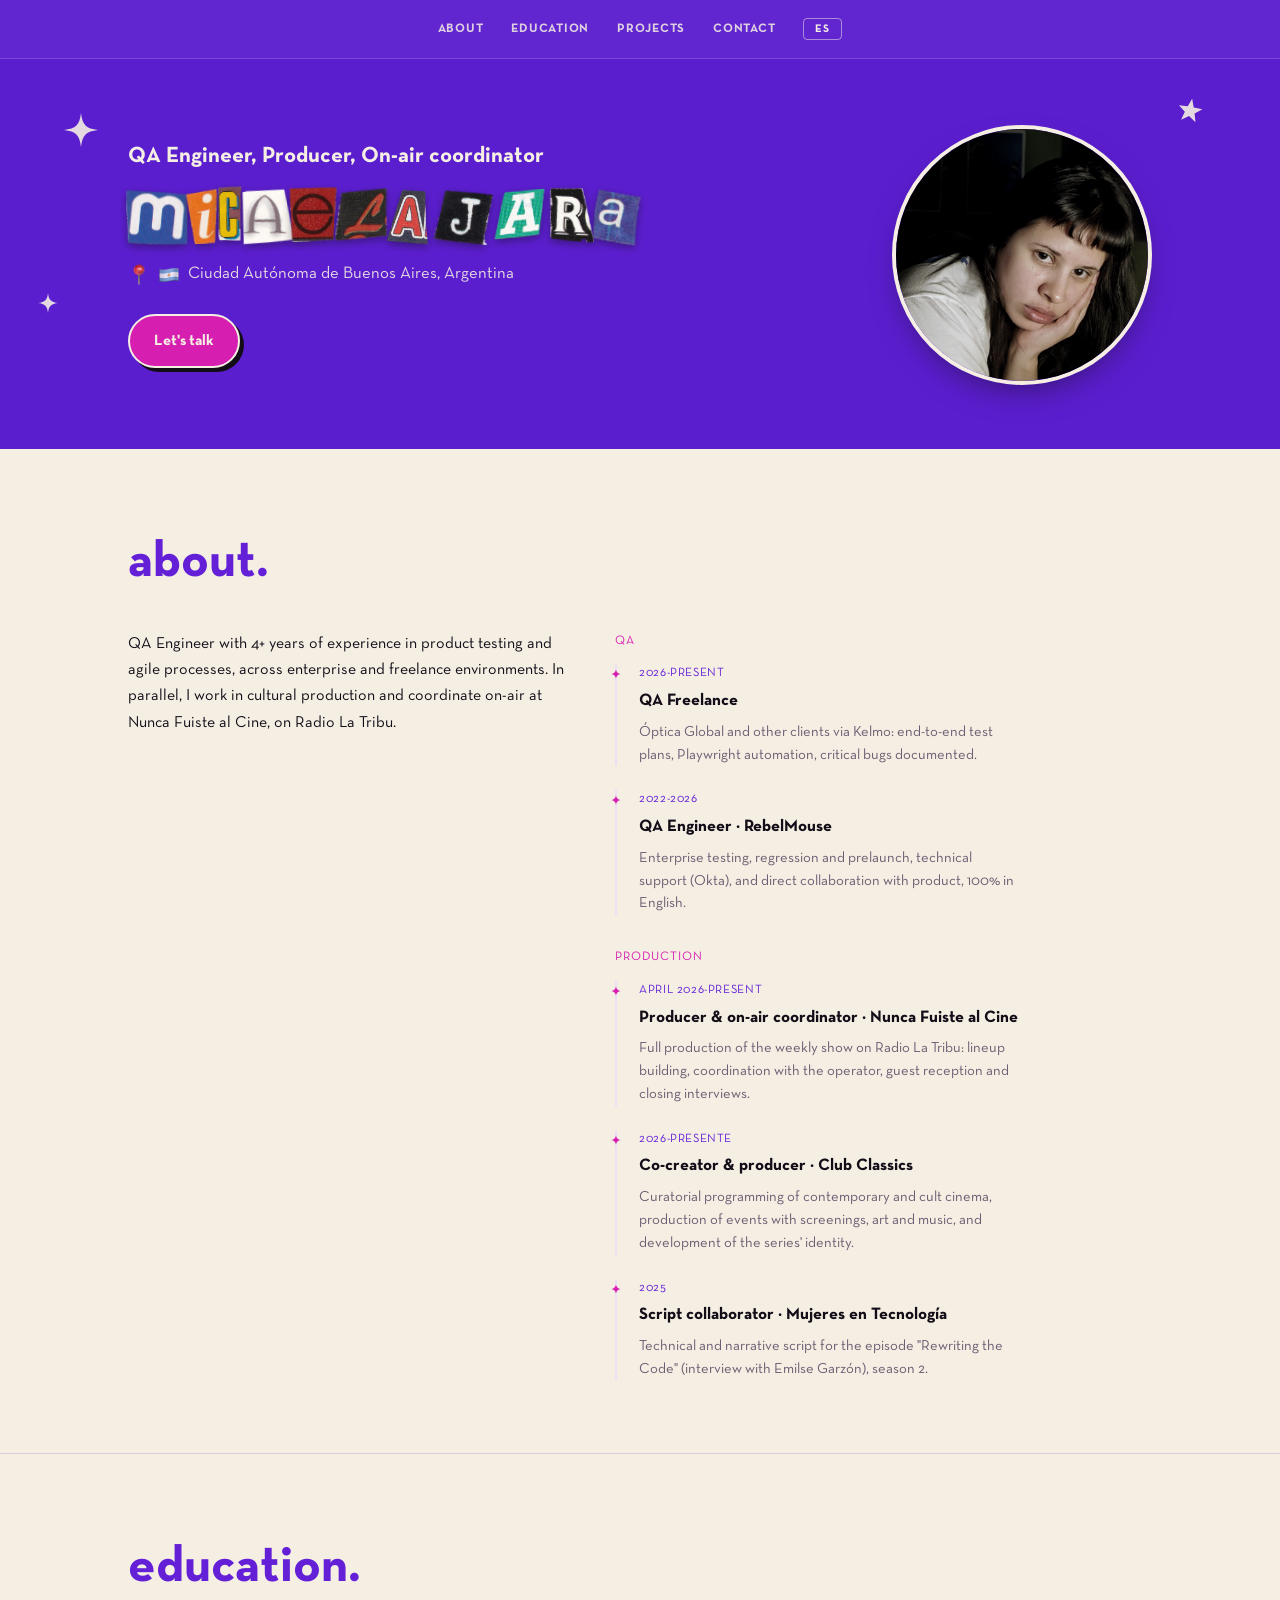
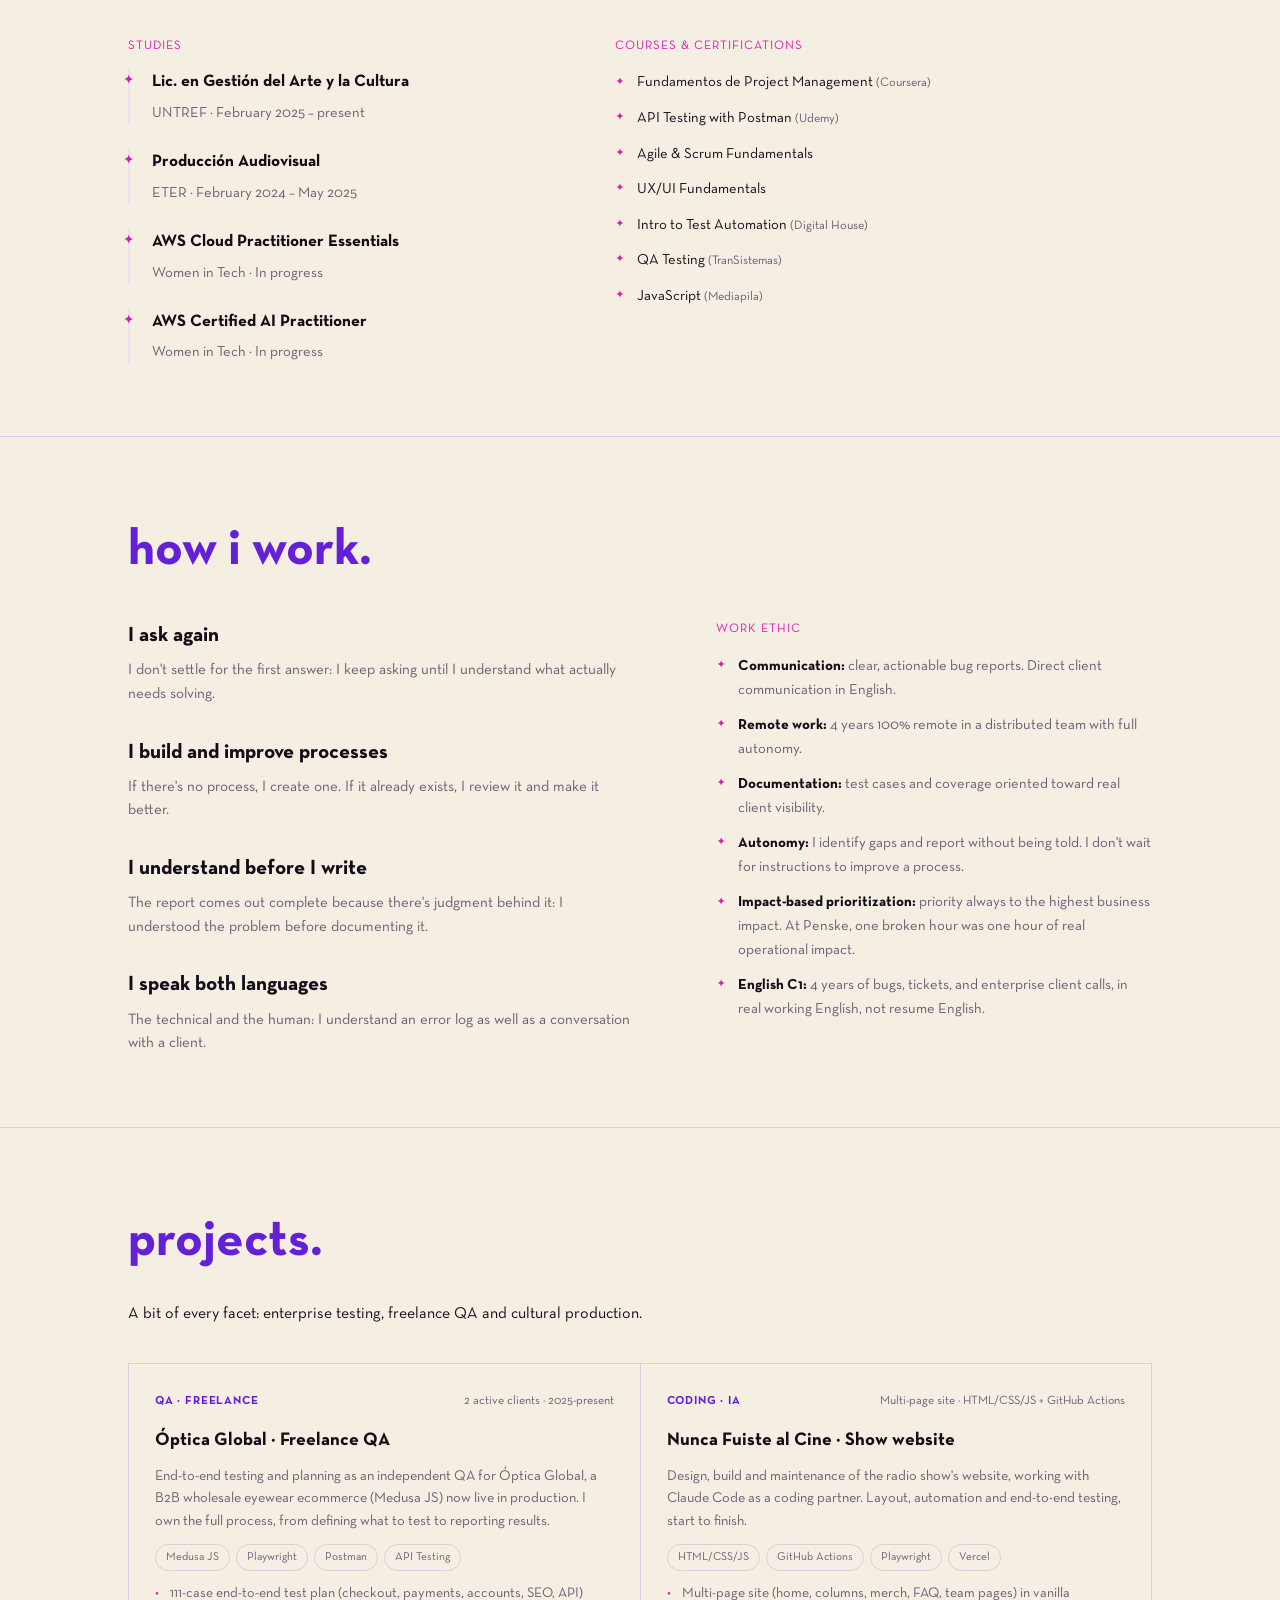
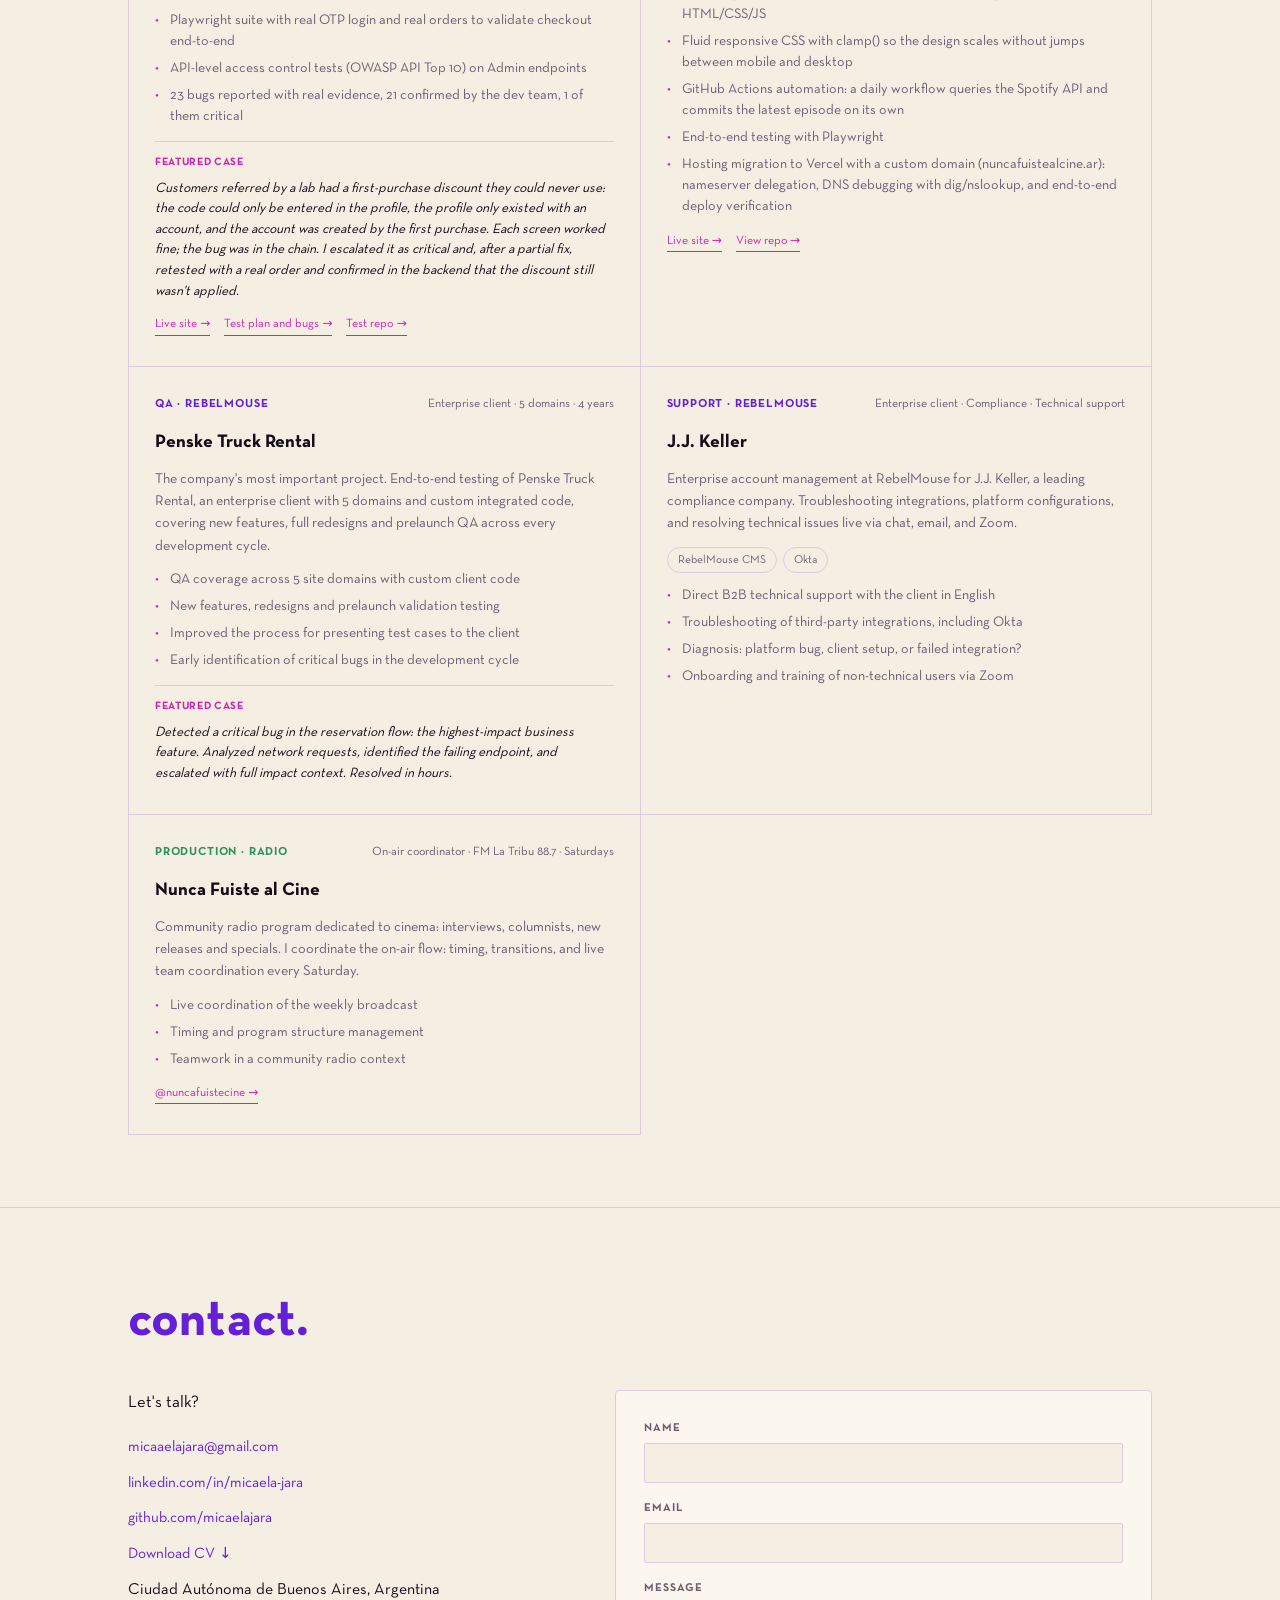
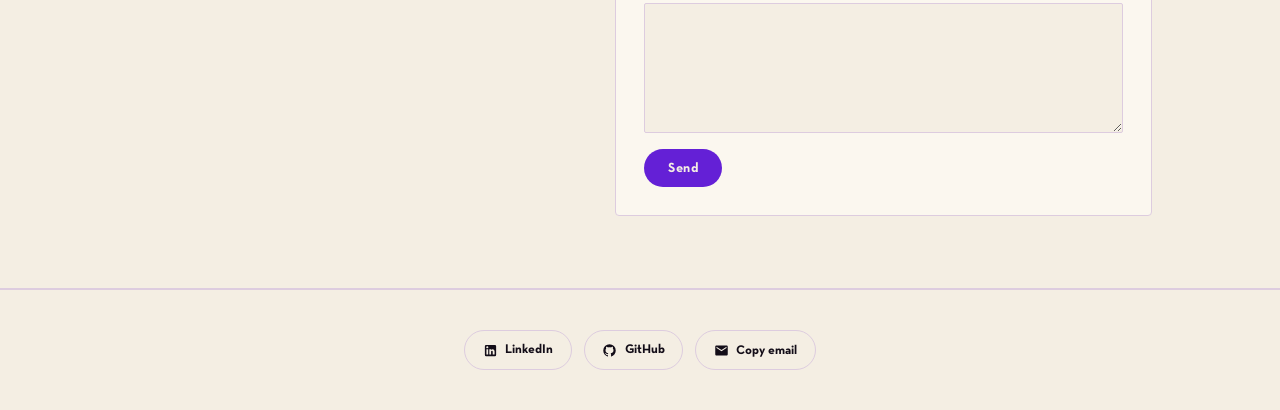
<file: index.html>
<!doctype html>
<html lang="es">
  <head>
    <meta charset="UTF-8" />
    <meta name="viewport" content="width=device-width, initial-scale=1.0" />
    <title>Micaela Jara · Tech Enthusiast</title>
    <meta name="description" content="QA Engineer con experiencia en proyectos enterprise, APIs, testing funcional y regresión. Disponible para trabajar." />

    <!-- Open Graph / LinkedIn -->
    <meta property="og:type" content="website" />
    <meta property="og:url" content="https://micaelajara.github.io/" />
    <meta property="og:title" content="Micaela Jara · Tech Enthusiast" />
    <meta property="og:description" content="QA Engineer · Tech Enthusiast · Project Maker. Experiencia en proyectos enterprise, APIs, testing funcional y regresión." />
    <meta property="og:image" content="https://micaelajara.github.io/img/preview.png" />
    <meta property="og:image:width" content="1200" />
    <meta property="og:image:height" content="630" />

    <!-- Twitter Card -->
    <meta name="twitter:card" content="summary_large_image" />
    <meta name="twitter:title" content="Micaela Jara · Tech Enthusiast" />
    <meta name="twitter:description" content="QA Engineer · Tech Enthusiast · Project Maker. Experiencia en proyectos enterprise, APIs, testing funcional y regresión." />
    <meta name="twitter:image" content="https://micaelajara.github.io/img/preview.png" />

    <!-- Google tag (gtag.js) -->
    <script
      async
      src="https://www.googletagmanager.com/gtag/js?id=G-QLTYKBB8N1"
    ></script>
    <script>
      window.dataLayer = window.dataLayer || [];
      function gtag() {
        dataLayer.push(arguments);
      }
      gtag("js", new Date());
      gtag("config", "G-QLTYKBB8N1");
    </script>

    <link rel="icon" type="image/svg+xml" href="/favicon.svg" />
    <link rel="manifest" href="/manifest.json" />
    <meta name="theme-color" content="#5b1ecf" />
    <link rel="stylesheet" href="/styles.css" />
  </head>
  <body>
    <nav>
      <button class="hamburger" id="hamburger" aria-label="Menú">
        <span></span><span></span><span></span>
      </button>
      <ul class="nav-links" id="nav-links">
        <li><a href="#about" data-es="Sobre mí" data-en="About">Sobre mí</a></li>
        <li><a href="#education" data-es="Formación" data-en="Education">Formación</a></li>
        <li><a href="#work" data-es="Proyectos" data-en="Projects">Proyectos</a></li>
        <li><a href="#contact" data-es="Contacto" data-en="Contact">Contacto</a></li>
      </ul>
      <button class="lang-toggle" id="lang-btn">EN</button>
    </nav>

    <header class="hero" id="top">
      <svg class="hero-deco" viewBox="0 0 100 100" aria-hidden="true" style="top:14%; left:5%; width:34px;">
        <path d="M50,0 C54,35 65,46 100,50 C65,54 54,65 50,100 C46,65 35,54 0,50 C35,46 46,35 50,0 Z"/>
      </svg>
      <svg class="hero-deco" viewBox="0 0 100 100" aria-hidden="true" style="top:60%; left:3%; width:20px;">
        <path d="M50,0 C54,35 65,46 100,50 C65,54 54,65 50,100 C46,65 35,54 0,50 C35,46 46,35 50,0 Z"/>
      </svg>
      <svg class="hero-deco" viewBox="0 0 100 100" aria-hidden="true" style="top:10%; right:6%; width:26px; transform:rotate(10deg);">
        <path d="M50,2 L61.76,33.82 L95.65,35.17 L69.02,56.18 L78.21,88.83 L50,70 L21.79,88.83 L30.98,56.18 L4.35,35.17 L38.24,33.82 Z"/>
      </svg>

      <div class="hero-inner">
        <div>
          <p class="hero-fact" data-es="QA Engineer, Productora, Coordinadora de aire" data-en="QA Engineer, Producer, On-air coordinator">QA Engineer, Productora, Coordinadora de aire</p>
          <div class="cutout-title" id="cutout-title" role="heading" aria-level="1" aria-label="Micaela Jara"></div>
          <p class="hero-location">
            <img src="/icons/pin.png" alt="" class="hero-icon" />
            <img src="/icons/ar-flag.png" alt="" class="hero-icon" />
            Ciudad Autónoma de Buenos Aires, Argentina
          </p>
          <a class="hero-cta" href="#contact" data-es="Hablemos" data-en="Let's talk">Hablemos</a>
        </div>
        <div class="hero-photo-col">
          <div class="hero-photo-wrap">
            <img class="hero-photo" src="/img/micaela.jpg" alt="Micaela Jara" />
          </div>
        </div>
      </div>
    </header>

    <section class="block" id="about">
      <div class="container">
        <h2 class="sec-label" data-es="sobre mí." data-en="about.">sobre mí.</h2>
        <div class="sec-body">
          <div class="sec-lead">
            <p data-es="QA Engineer con más de 4 años de experiencia en testing de producto y procesos ágiles, en entornos enterprise y freelance. En paralelo, trabajo en producción cultural y coordino al aire en Nunca Fuiste al Cine, en Radio La Tribu." data-en="QA Engineer with 4+ years of experience in product testing and agile processes, across enterprise and freelance environments. In parallel, I work in cultural production and coordinate on-air at Nunca Fuiste al Cine, on Radio La Tribu.">QA Engineer con más de 4 años de experiencia en testing de producto y procesos ágiles, en entornos enterprise y freelance. En paralelo, trabajo en producción cultural y coordino al aire en Nunca Fuiste al Cine, en Radio La Tribu.</p>
          </div>
          <div class="timeline-groups">
            <div class="timeline-group">
              <h3 class="timeline-group-label">QA</h3>
              <ul class="timeline">
                <li>
                  <span class="timeline-date" data-es="2026-presente" data-en="2026-present">2026-presente</span>
                  <span class="timeline-title">QA Freelance</span>
                  <p data-es="Óptica Global y otros clientes vía Kelmo: planes de prueba end-to-end, automatización con Playwright, bugs críticos documentados." data-en="Óptica Global and other clients via Kelmo: end-to-end test plans, Playwright automation, critical bugs documented.">Óptica Global y otros clientes vía Kelmo: planes de prueba end-to-end, automatización con Playwright, bugs críticos documentados.</p>
                </li>
                <li>
                  <span class="timeline-date">2022-2026</span>
                  <span class="timeline-title">QA Engineer · RebelMouse</span>
                  <p data-es="Testing enterprise, regresión y prelanzamiento, soporte técnico (Okta) y colaboración directa con producto, 100% en inglés." data-en="Enterprise testing, regression and prelaunch, technical support (Okta), and direct collaboration with product, 100% in English.">Testing enterprise, regresión y prelanzamiento, soporte técnico (Okta) y colaboración directa con producto, 100% en inglés.</p>
                </li>
              </ul>
            </div>
            <div class="timeline-group">
              <h3 class="timeline-group-label" data-es="Producción" data-en="Production">Producción</h3>
              <ul class="timeline">
                <li>
                  <span class="timeline-date" data-es="Abril 2026-actualidad" data-en="April 2026-present">Abril 2026-actualidad</span>
                  <span class="timeline-title" data-es="Productora y coordinación de aire · Nunca Fuiste al Cine" data-en="Producer &amp; on-air coordinator · Nunca Fuiste al Cine">Productora y coordinación de aire · Nunca Fuiste al Cine</span>
                  <p data-es="Producción integral del programa semanal en Radio La Tribu: armado de grillas, coordinación con el operador, recepción de invitados y cierre de entrevistas." data-en="Full production of the weekly show on Radio La Tribu: lineup building, coordination with the operator, guest reception and closing interviews.">Producción integral del programa semanal en Radio La Tribu: armado de grillas, coordinación con el operador, recepción de invitados y cierre de entrevistas.</p>
                </li>
                <li>
                  <span class="timeline-date">2026-presente</span>
                  <span class="timeline-title" data-es="Co-creadora y productora · Club Classics" data-en="Co-creator &amp; producer · Club Classics">Co-creadora y productora · Club Classics</span>
                  <p data-es="Programación curatorial de cine contemporáneo y de culto, producción de eventos con proyección, arte y música, y desarrollo de la identidad del ciclo." data-en="Curatorial programming of contemporary and cult cinema, production of events with screenings, art and music, and development of the series' identity.">Programación curatorial de cine contemporáneo y de culto, producción de eventos con proyección, arte y música, y desarrollo de la identidad del ciclo.</p>
                </li>
                <li>
                  <span class="timeline-date">2025</span>
                  <span class="timeline-title" data-es="Colaboradora de guión · Mujeres en Tecnología" data-en="Script collaborator · Mujeres en Tecnología">Colaboradora de guión · Mujeres en Tecnología</span>
                  <p data-es='Guión técnico y literario del episodio &quot;Reescribiendo el Código&quot; (entrevista a Emilse Garzón), 2da temporada.' data-en='Technical and narrative script for the episode &quot;Rewriting the Code&quot; (interview with Emilse Garzón), season 2.'>Guión técnico y literario del episodio "Reescribiendo el Código" (entrevista a Emilse Garzón), 2da temporada.</p>
                </li>
              </ul>
            </div>
          </div>
        </div>
      </div>
    </section>

    <section class="block" id="education">
      <div class="container">
        <h2 class="sec-label" data-es="formación." data-en="education.">formación.</h2>
        <div class="sec-body">
          <div class="timeline-group">
            <h3 class="timeline-group-label" data-es="Estudios" data-en="Studies">Estudios</h3>
            <ul class="timeline">
              <li>
                <span class="timeline-title">Lic. en Gestión del Arte y la Cultura</span>
                <p data-es="UNTREF · Febrero 2025 – actualidad" data-en="UNTREF · February 2025 – present">UNTREF · Febrero 2025 – actualidad</p>
              </li>
              <li>
                <span class="timeline-title">Producción Audiovisual</span>
                <p data-es="ETER · Febrero 2024 – Mayo 2025" data-en="ETER · February 2024 – May 2025">ETER · Febrero 2024 – Mayo 2025</p>
              </li>
              <li>
                <span class="timeline-title">AWS Cloud Practitioner Essentials</span>
                <p data-es="Women in Tech · En curso" data-en="Women in Tech · In progress">Women in Tech · En curso</p>
              </li>
              <li>
                <span class="timeline-title">AWS Certified AI Practitioner</span>
                <p data-es="Women in Tech · En curso" data-en="Women in Tech · In progress">Women in Tech · En curso</p>
              </li>
            </ul>
          </div>
          <div class="ethic-col">
            <h3 class="ethic-label" data-es="Cursos y certificaciones" data-en="Courses &amp; certifications">Cursos y certificaciones</h3>
            <ul class="ethic-list ethic-list--plain">
              <li>Fundamentos de Project Management <span class="ethic-issuer">(Coursera)</span></li>
              <li>API Testing with Postman <span class="ethic-issuer">(Udemy)</span></li>
              <li>Agile &amp; Scrum Fundamentals</li>
              <li data-es="Fundamentos de UX/UI" data-en="UX/UI Fundamentals">Fundamentos de UX/UI</li>
              <li>Intro to Test Automation <span class="ethic-issuer">(Digital House)</span></li>
              <li>QA Testing <span class="ethic-issuer">(TranSistemas)</span></li>
              <li>JavaScript <span class="ethic-issuer">(Mediapila)</span></li>
            </ul>
          </div>
        </div>
      </div>
    </section>

    <section class="block" id="approach">
      <div class="container">
        <h2 class="sec-label" data-es="cómo trabajo." data-en="how i work.">cómo trabajo.</h2>
        <div class="approach-body">
          <div class="approach-list">
            <div class="approach-item">
              <h3 data-es="Repregunto" data-en="I ask again">Repregunto</h3>
              <p data-es="No me quedo con la primera respuesta: repregunto hasta entender qué es lo que realmente hay que resolver." data-en="I don't settle for the first answer: I keep asking until I understand what actually needs solving.">No me quedo con la primera respuesta: repregunto hasta entender qué es lo que realmente hay que resolver.</p>
            </div>
            <div class="approach-item">
              <h3 data-es="Construyo y optimizo procesos" data-en="I build and improve processes">Construyo y optimizo procesos</h3>
              <p data-es="Si no hay un proceso, lo armo. Si ya existe, lo reviso y lo hago mejor." data-en="If there's no process, I create one. If it already exists, I review it and make it better.">Si no hay un proceso, lo armo. Si ya existe, lo reviso y lo hago mejor.</p>
            </div>
            <div class="approach-item">
              <h3 data-es="Entiendo antes de escribir" data-en="I understand before I write">Entiendo antes de escribir</h3>
              <p data-es="El reporte sale completo porque hay criterio detrás: entendí el problema antes de documentarlo." data-en="The report comes out complete because there's judgment behind it: I understood the problem before documenting it.">El reporte sale completo porque hay criterio detrás: entendí el problema antes de documentarlo.</p>
            </div>
            <div class="approach-item">
              <h3 data-es="Hablo los dos idiomas" data-en="I speak both languages">Hablo los dos idiomas</h3>
              <p data-es="El técnico y el humano: entiendo tanto un log de errores como una conversación con un cliente." data-en="The technical and the human: I understand an error log as well as a conversation with a client.">El técnico y el humano: entiendo tanto un log de errores como una conversación con un cliente.</p>
            </div>
          </div>
          <div class="ethic-col">
            <h3 class="ethic-label" data-es="Ética laboral" data-en="Work ethic">Ética laboral</h3>
            <ul class="ethic-list">
              <li><strong data-es="Comunicación:" data-en="Communication:">Comunicación:</strong> <span data-es="reportes de bugs claros y accionables. Comunicación directa con clientes en inglés." data-en="clear, actionable bug reports. Direct client communication in English.">reportes de bugs claros y accionables. Comunicación directa con clientes en inglés.</span></li>
              <li><strong data-es="Trabajo remoto:" data-en="Remote work:">Trabajo remoto:</strong> <span data-es="4 años 100% remoto en un equipo distribuido con autonomía total." data-en="4 years 100% remote in a distributed team with full autonomy.">4 años 100% remoto en un equipo distribuido con autonomía total.</span></li>
              <li><strong data-es="Documentación:" data-en="Documentation:">Documentación:</strong> <span data-es="casos de prueba y cobertura orientados a la visibilidad real del cliente." data-en="test cases and coverage oriented toward real client visibility.">casos de prueba y cobertura orientados a la visibilidad real del cliente.</span></li>
              <li><strong data-es="Autonomía:" data-en="Autonomy:">Autonomía:</strong> <span data-es="identifico huecos y reporto sin que me lo pidan. No espero instrucciones para mejorar un proceso." data-en="I identify gaps and report without being told. I don't wait for instructions to improve a process.">identifico huecos y reporto sin que me lo pidan. No espero instrucciones para mejorar un proceso.</span></li>
              <li><strong data-es="Priorización por impacto:" data-en="Impact-based prioritization:">Priorización por impacto:</strong> <span data-es="prioridad siempre al mayor impacto de negocio. En Penske, una hora rota era una hora de impacto operativo real." data-en="priority always to the highest business impact. At Penske, one broken hour was one hour of real operational impact.">prioridad siempre al mayor impacto de negocio. En Penske, una hora rota era una hora de impacto operativo real.</span></li>
              <li><strong data-es="Inglés C1:" data-en="English C1:">Inglés C1:</strong> <span data-es="4 años de bugs, tickets y llamadas con clientes enterprise, en inglés de trabajo real, no de currículum." data-en="4 years of bugs, tickets, and enterprise client calls, in real working English, not resume English.">4 años de bugs, tickets y llamadas con clientes enterprise, en inglés de trabajo real, no de currículum.</span></li>
            </ul>
          </div>
        </div>
      </div>
    </section>

    <section class="block" id="work">
      <div class="container">
        <h2 class="sec-label" data-es="proyectos." data-en="projects.">proyectos.</h2>
        <div class="work-intro">
          <p data-es="Un poco de cada faceta: testing enterprise, QA freelance y producción cultural." data-en="A bit of every facet: enterprise testing, freelance QA and cultural production.">Un poco de cada faceta: testing enterprise, QA freelance y producción cultural.</p>
        </div>
        <div class="work-grid">

          <article class="work-card">
            <div class="work-card-top">
              <span class="work-tag" data-es="QA · Freelance" data-en="QA · Freelance">QA · Freelance</span>
              <span class="work-meta" data-es="2 clientes activos · 2025-presente" data-en="2 active clients · 2025-present">2 clientes activos · 2025-presente</span>
            </div>
            <h3>Óptica Global · Freelance QA</h3>
            <p data-es="Testing end-to-end y planificación como QA independiente para Óptica Global, un ecommerce B2B de anteojos al por mayor (Medusa JS) ya en producción. Manejo el proceso completo, desde definir qué testear hasta reportar resultados." data-en="End-to-end testing and planning as an independent QA for Óptica Global, a B2B wholesale eyewear ecommerce (Medusa JS) now live in production. I own the full process, from defining what to test to reporting results.">Testing end-to-end y planificación como QA independiente para Óptica Global, un ecommerce B2B de anteojos al por mayor (Medusa JS) ya en producción. Manejo el proceso completo, desde definir qué testear hasta reportar resultados.</p>
            <ul class="work-stack">
              <li>Medusa JS</li><li>Playwright</li><li>Postman</li><li>API Testing</li>
            </ul>
            <ul class="work-bullets">
              <li data-es="Plan de pruebas end-to-end de 111 casos (checkout, pagos, cuentas, SEO, API)" data-en="111-case end-to-end test plan (checkout, payments, accounts, SEO, API)">Plan de pruebas end-to-end de 111 casos (checkout, pagos, cuentas, SEO, API)</li>
              <li data-es="Suite de Playwright con login OTP real y pedidos reales para validar el checkout end-to-end" data-en="Playwright suite with real OTP login and real orders to validate checkout end-to-end">Suite de Playwright con login OTP real y pedidos reales para validar el checkout end-to-end</li>
              <li data-es="Tests de control de acceso a nivel de API (OWASP API Top 10) en endpoints de Admin" data-en="API-level access control tests (OWASP API Top 10) on Admin endpoints">Tests de control de acceso a nivel de API (OWASP API Top 10) en endpoints de Admin</li>
              <li data-es="23 bugs reportados con evidencia real, 21 confirmados por desarrollo, 1 de ellos crítico" data-en="23 bugs reported with real evidence, 21 confirmed by the dev team, 1 of them critical">23 bugs reportados con evidencia real, 21 confirmados por desarrollo, 1 de ellos crítico</li>
            </ul>
            <div class="work-case">
              <span class="work-case-label" data-es="Caso destacado" data-en="Featured case">Caso destacado</span>
              <p data-es="Los clientes referidos por un laboratorio tenían un descuento en su primera compra que era imposible de usar: el código solo se cargaba en el perfil, el perfil solo existía con cuenta y la cuenta se creaba con la primera compra. Cada pantalla andaba bien; el bug estaba en la cadena. Lo escalé como crítico y, tras un arreglo parcial, lo re-testeé con un pedido real y confirmé en el backend que el descuento seguía sin aplicarse." data-en="Customers referred by a lab had a first-purchase discount they could never use: the code could only be entered in the profile, the profile only existed with an account, and the account was created by the first purchase. Each screen worked fine; the bug was in the chain. I escalated it as critical and, after a partial fix, retested with a real order and confirmed in the backend that the discount still wasn't applied.">Los clientes referidos por un laboratorio tenían un descuento en su primera compra que era imposible de usar: el código solo se cargaba en el perfil, el perfil solo existía con cuenta y la cuenta se creaba con la primera compra. Cada pantalla andaba bien; el bug estaba en la cadena. Lo escalé como crítico y, tras un arreglo parcial, lo re-testeé con un pedido real y confirmé en el backend que el descuento seguía sin aplicarse.</p>
            </div>
            <div class="work-links">
              <a href="https://opticaglobal.store/ar" target="_blank" data-es="Sitio en vivo →" data-en="Live site →">Sitio en vivo →</a>
              <a href="https://github.com/micaelajara/manual-qa-portfolio/tree/main/optica-global" target="_blank" data-es="Plan y bugs →" data-en="Test plan and bugs →">Plan y bugs →</a>
              <a href="https://github.com/micaelajara/optica-global-playwright-tests" target="_blank" data-es="Repo de tests →" data-en="Test repo →">Repo de tests →</a>
            </div>
          </article>

          <article class="work-card">
            <div class="work-card-top">
              <span class="work-tag" data-es="Coding · IA" data-en="Coding · IA">Coding · IA</span>
              <span class="work-meta" data-es="Sitio multi-página · HTML/CSS/JS + GitHub Actions" data-en="Multi-page site · HTML/CSS/JS + GitHub Actions">Sitio multi-página · HTML/CSS/JS + GitHub Actions</span>
            </div>
            <h3 data-es="Nunca Fuiste al Cine · Sitio del programa" data-en="Nunca Fuiste al Cine · Show website">Nunca Fuiste al Cine · Sitio del programa</h3>
            <p data-es="Diseño, desarrollo y mantenimiento del sitio del programa de radio, trabajando con Claude Code como compañero de código. Maquetado, automatización y testing end-to-end, de punta a punta." data-en="Design, build and maintenance of the radio show's website, working with Claude Code as a coding partner. Layout, automation and end-to-end testing, start to finish.">Diseño, desarrollo y mantenimiento del sitio del programa de radio, trabajando con Claude Code como compañero de código. Maquetado, automatización y testing end-to-end, de punta a punta.</p>
            <ul class="work-stack">
              <li>HTML/CSS/JS</li><li>GitHub Actions</li><li>Playwright</li><li>Vercel</li>
            </ul>
            <ul class="work-bullets">
              <li data-es="Sitio multi-página (home, columnas, merch, FAQ, equipo) en HTML/CSS/JS puro" data-en="Multi-page site (home, columns, merch, FAQ, team pages) in vanilla HTML/CSS/JS">Sitio multi-página (home, columnas, merch, FAQ, equipo) en HTML/CSS/JS puro</li>
              <li data-es="CSS fluido con clamp() para que el diseño escale sin saltos entre mobile y desktop" data-en="Fluid responsive CSS with clamp() so the design scales without jumps between mobile and desktop">CSS fluido con clamp() para que el diseño escale sin saltos entre mobile y desktop</li>
              <li data-es="Automatización con GitHub Actions: un workflow diario consulta la API de Spotify y comitea el último episodio solo" data-en="GitHub Actions automation: a daily workflow queries the Spotify API and commits the latest episode on its own">Automatización con GitHub Actions: un workflow diario consulta la API de Spotify y comitea el último episodio solo</li>
              <li data-es="Testing end-to-end con Playwright" data-en="End-to-end testing with Playwright">Testing end-to-end con Playwright</li>
              <li data-es="Migración de hosting a Vercel con dominio propio (nuncafuistealcine.ar): delegación de nameservers, debugging de DNS con dig/nslookup, y verificación end-to-end del deploy" data-en="Hosting migration to Vercel with a custom domain (nuncafuistealcine.ar): nameserver delegation, DNS debugging with dig/nslookup, and end-to-end deploy verification">Migración de hosting a Vercel con dominio propio (nuncafuistealcine.ar): delegación de nameservers, debugging de DNS con dig/nslookup, y verificación end-to-end del deploy</li>
            </ul>
            <div class="work-links">
              <a href="https://www.nuncafuistealcine.ar" target="_blank" data-es="Sitio en vivo →" data-en="Live site →">Sitio en vivo →</a>
              <a href="https://github.com/micaelajara/nunca-fuiste-al-cine" target="_blank" data-es="Ver repo →" data-en="View repo →">Ver repo →</a>
            </div>
          </article>

          <article class="work-card">
            <div class="work-card-top">
              <span class="work-tag" data-es="QA · RebelMouse" data-en="QA · RebelMouse">QA · RebelMouse</span>
              <span class="work-meta" data-es="Cliente enterprise · 5 dominios · 4 años" data-en="Enterprise client · 5 domains · 4 years">Cliente enterprise · 5 dominios · 4 años</span>
            </div>
            <h3>Penske Truck Rental</h3>
            <p data-es="El proyecto más importante de la empresa. Testing end-to-end de Penske Truck Rental, un cliente enterprise con 5 dominios y código integrado a medida, cubriendo features nuevas, rediseños completos y QA prelanzamiento en cada ciclo de desarrollo." data-en="The company's most important project. End-to-end testing of Penske Truck Rental, an enterprise client with 5 domains and custom integrated code, covering new features, full redesigns and prelaunch QA across every development cycle.">El proyecto más importante de la empresa. Testing end-to-end de Penske Truck Rental, un cliente enterprise con 5 dominios y código integrado a medida, cubriendo features nuevas, rediseños completos y QA prelanzamiento en cada ciclo de desarrollo.</p>
            <ul class="work-bullets">
              <li data-es="Cobertura de QA en 5 dominios del sitio con código a medida del cliente" data-en="QA coverage across 5 site domains with custom client code">Cobertura de QA en 5 dominios del sitio con código a medida del cliente</li>
              <li data-es="Testing de features nuevas, rediseños y validación prelanzamiento" data-en="New features, redesigns and prelaunch validation testing">Testing de features nuevas, rediseños y validación prelanzamiento</li>
              <li data-es="Mejora del proceso de presentación de casos de prueba al cliente" data-en="Improved the process for presenting test cases to the client">Mejora del proceso de presentación de casos de prueba al cliente</li>
              <li data-es="Identificación temprana de bugs críticos en el ciclo de desarrollo" data-en="Early identification of critical bugs in the development cycle">Identificación temprana de bugs críticos en el ciclo de desarrollo</li>
            </ul>
            <div class="work-case">
              <span class="work-case-label" data-es="Caso destacado" data-en="Featured case">Caso destacado</span>
              <p data-es="Detecté un bug crítico en el flujo de reserva: la feature de mayor impacto de negocio. Analicé requests de red, identifiqué el endpoint que fallaba y lo escalé con el contexto de impacto completo. Resuelto en horas." data-en="Detected a critical bug in the reservation flow: the highest-impact business feature. Analyzed network requests, identified the failing endpoint, and escalated with full impact context. Resolved in hours.">Detecté un bug crítico en el flujo de reserva: la feature de mayor impacto de negocio. Analicé requests de red, identifiqué el endpoint que fallaba y lo escalé con el contexto de impacto completo. Resuelto en horas.</p>
            </div>
          </article>

          <article class="work-card">
            <div class="work-card-top">
              <span class="work-tag" data-es="Soporte · RebelMouse" data-en="Support · RebelMouse">Soporte · RebelMouse</span>
              <span class="work-meta" data-es="Cliente enterprise · Compliance · Soporte técnico" data-en="Enterprise client · Compliance · Technical support">Cliente enterprise · Compliance · Soporte técnico</span>
            </div>
            <h3>J.J. Keller</h3>
            <p data-es="Gestión de cuenta enterprise en RebelMouse para J.J. Keller, una empresa líder en compliance. Troubleshooting de integraciones, configuración de plataforma y resolución de problemas técnicos en vivo por chat, mail y Zoom." data-en="Enterprise account management at RebelMouse for J.J. Keller, a leading compliance company. Troubleshooting integrations, platform configurations, and resolving technical issues live via chat, email, and Zoom.">Gestión de cuenta enterprise en RebelMouse para J.J. Keller, una empresa líder en compliance. Troubleshooting de integraciones, configuración de plataforma y resolución de problemas técnicos en vivo por chat, mail y Zoom.</p>
            <ul class="work-stack">
              <li>RebelMouse CMS</li><li>Okta</li>
            </ul>
            <ul class="work-bullets">
              <li data-es="Soporte técnico B2B directo con el cliente, en inglés" data-en="Direct B2B technical support with the client in English">Soporte técnico B2B directo con el cliente, en inglés</li>
              <li data-es="Troubleshooting de integraciones de terceros, incluyendo Okta" data-en="Troubleshooting of third-party integrations, including Okta">Troubleshooting de integraciones de terceros, incluyendo Okta</li>
              <li data-es="Diagnóstico: ¿bug de plataforma, configuración del cliente o integración fallida?" data-en="Diagnosis: platform bug, client setup, or failed integration?">Diagnóstico: ¿bug de plataforma, configuración del cliente o integración fallida?</li>
              <li data-es="Onboarding y capacitación de usuarios no técnicos vía Zoom" data-en="Onboarding and training of non-technical users via Zoom">Onboarding y capacitación de usuarios no técnicos vía Zoom</li>
            </ul>
          </article>

          <article class="work-card">
            <div class="work-card-top">
              <span class="work-tag is-production" data-es="Producción · Radio" data-en="Production · Radio">Producción · Radio</span>
              <span class="work-meta" data-es="Coordinadora de aire · FM La Tribu 88.7 · Sábados" data-en="On-air coordinator · FM La Tribu 88.7 · Saturdays">Coordinadora de aire · FM La Tribu 88.7 · Sábados</span>
            </div>
            <h3>Nunca Fuiste al Cine</h3>
            <p data-es="Programa de radio comunitario dedicado al cine: entrevistas, columnistas, estrenos y especiales. Coordino el flujo de aire: timing, transiciones y coordinación del equipo en vivo, todos los sábados." data-en="Community radio program dedicated to cinema: interviews, columnists, new releases and specials. I coordinate the on-air flow: timing, transitions, and live team coordination every Saturday.">Programa de radio comunitario dedicado al cine: entrevistas, columnistas, estrenos y especiales. Coordino el flujo de aire: timing, transiciones y coordinación del equipo en vivo, todos los sábados.</p>
            <ul class="work-bullets">
              <li data-es="Coordinación en vivo de la emisión semanal" data-en="Live coordination of the weekly broadcast">Coordinación en vivo de la emisión semanal</li>
              <li data-es="Manejo de timing y estructura del programa" data-en="Timing and program structure management">Manejo de timing y estructura del programa</li>
              <li data-es="Trabajo en equipo en un contexto de radio comunitaria" data-en="Teamwork in a community radio context">Trabajo en equipo en un contexto de radio comunitaria</li>
            </ul>
            <div class="work-links">
              <a href="https://instagram.com/nuncafuistecine" target="_blank">@nuncafuistecine →</a>
            </div>
          </article>

        </div>
      </div>
    </section>

    <section class="block contact-block" id="contact">
      <div class="container">
        <h2 class="sec-label" data-es="contacto." data-en="contact.">contacto.</h2>
        <div class="contact-grid">
          <div class="contact-body">
            <p data-es="¿Hablamos?" data-en="Let's talk?">¿Hablamos?</p>
            <ul class="contact-links">
              <li><a href="mailto:micaaelajara@gmail.com">micaaelajara@gmail.com</a></li>
              <li><a href="https://linkedin.com/in/micaela-jara" target="_blank">linkedin.com/in/micaela-jara</a></li>
              <li><a href="https://github.com/micaelajara" target="_blank">github.com/micaelajara</a></li>
              <li><a href="/pdf/cv-micaela-jara.pdf" download data-es="Descargar CV ↓" data-en="Download CV ↓">Descargar CV ↓</a></li>
              <li>Ciudad Autónoma de Buenos Aires, Argentina</li>
            </ul>
          </div>
          <form class="contact-form" id="contact-form" action="https://formspree.io/f/xwvdbgdr" method="POST">
            <div class="form-group">
              <label class="form-label" for="name" data-es="Nombre" data-en="Name">Nombre</label>
              <input class="form-input" type="text" id="name" name="name" required />
            </div>
            <div class="form-group">
              <label class="form-label" for="email">Email</label>
              <input class="form-input" type="email" id="email" name="email" required />
            </div>
            <div class="form-group">
              <label class="form-label" for="message" data-es="Mensaje" data-en="Message">Mensaje</label>
              <textarea class="form-textarea" id="message" name="message" required></textarea>
            </div>
            <button type="submit" class="form-submit" data-es="Enviar" data-en="Send">Enviar</button>
            <div class="form-success" id="form-success">¡Mensaje enviado! Te respondo pronto.</div>
          </form>
        </div>
      </div>
    </section>

    <footer>
      <div class="footer-socials">
        <a href="https://linkedin.com/in/micaela-jara" target="_blank" class="social-btn">
          <svg viewBox="0 0 24 24" fill="currentColor">
            <path d="M19 3A2 2 0 0 1 21 5V19A2 2 0 0 1 19 21H5A2 2 0 0 1 3 19V5A2 2 0 0 1 5 3H19M18.5 18.5V13.2A3.26 3.26 0 0 0 15.24 9.94C14.39 9.94 13.4 10.46 12.92 11.24V10.13H10.13V18.5H12.92V13.57A1.32 1.32 0 0 1 14.24 12.25A1.32 1.32 0 0 1 15.56 13.57V18.5H18.5M6.88 8.56A1.68 1.68 0 0 0 8.56 6.88C8.56 5.95 7.81 5.19 6.88 5.19A1.69 1.69 0 0 0 5.19 6.88C5.19 7.81 5.95 8.56 6.88 8.56M8.27 18.5V10.13H5.5V18.5H8.27Z" />
          </svg>
          <span>LinkedIn</span>
        </a>
        <a href="https://github.com/micaelajara" target="_blank" class="social-btn">
          <svg viewBox="0 0 24 24" fill="currentColor">
            <path d="M12 2A10 10 0 0 0 2 12c0 4.42 2.87 8.17 6.84 9.5.5.08.66-.23.66-.5v-1.69c-2.77.6-3.36-1.34-3.36-1.34-.46-1.16-1.11-1.47-1.11-1.47-.91-.62.07-.6.07-.6 1 .07 1.53 1.03 1.53 1.03.87 1.52 2.34 1.07 2.91.83.09-.65.35-1.09.63-1.34-2.22-.25-4.55-1.11-4.55-4.92 0-1.11.38-2 1.03-2.71-.1-.25-.45-1.29.1-2.64 0 0 .84-.27 2.75 1.02.79-.22 1.65-.33 2.5-.33.85 0 1.71.11 2.5.33 1.91-1.29 2.75-1.02 2.75-1.02.55 1.35.2 2.39.1 2.64.65.71 1.03 1.6 1.03 2.71 0 3.82-2.34 4.66-4.57 4.91.36.31.69.92.69 1.85V21c0 .27.16.59.67.5C19.14 20.16 22 16.42 22 12A10 10 0 0 0 12 2Z" />
          </svg>
          <span>GitHub</span>
        </a>
        <button class="social-btn" id="copy-email-btn">
          <svg viewBox="0 0 24 24" fill="currentColor">
            <path d="M20 4H4c-1.1 0-2 .9-2 2v12c0 1.1.9 2 2 2h16c1.1 0 2-.9 2-2V6c0-1.1-.9-2-2-2zm0 4l-8 5-8-5V6l8 5 8-5v2z" />
          </svg>
          <span data-es="Copiar email" data-en="Copy email">Copiar email</span>
        </button>
      </div>
    </footer>

    <button class="scroll-top" id="scroll-top" aria-label="Volver arriba">↑</button>
    <div class="copy-toast" id="copy-toast">¡Copiado!</div>

    <script>
      (function () {
        var el = document.getElementById('cutout-title');
        if (!el) return;
        var words = [
          ['sel-M', 'sel-I', 'sel-C', 'sel-A1', 'sel-E', 'sel-L', 'sel-A2'],
          ['sel-J', 'sel-A3', 'sel-R', 'sel-A4'],
        ];
        var seed = 0;
        function rand() {
          seed += 1;
          var x = Math.sin(seed * 999.7) * 10000;
          return x - Math.floor(x);
        }
        words.forEach(function (letters) {
          var word = document.createElement('span');
          word.className = 'cutout-word';
          letters.forEach(function (key) {
            var img = document.createElement('img');
            img.className = 'cutout-letter';
            img.src = '/letters/' + key + '.png';
            img.alt = '';
            var rot = (rand() * 10 - 5).toFixed(1);
            var lift = (rand() * 5 - 2.5).toFixed(1);
            img.style.transform = 'rotate(' + rot + 'deg) translateY(' + lift + 'px)';
            word.appendChild(img);
          });
          el.appendChild(word);
        });
      })();
    </script>
    <script src="/script.js"></script>
  </body>
</html>
</file>
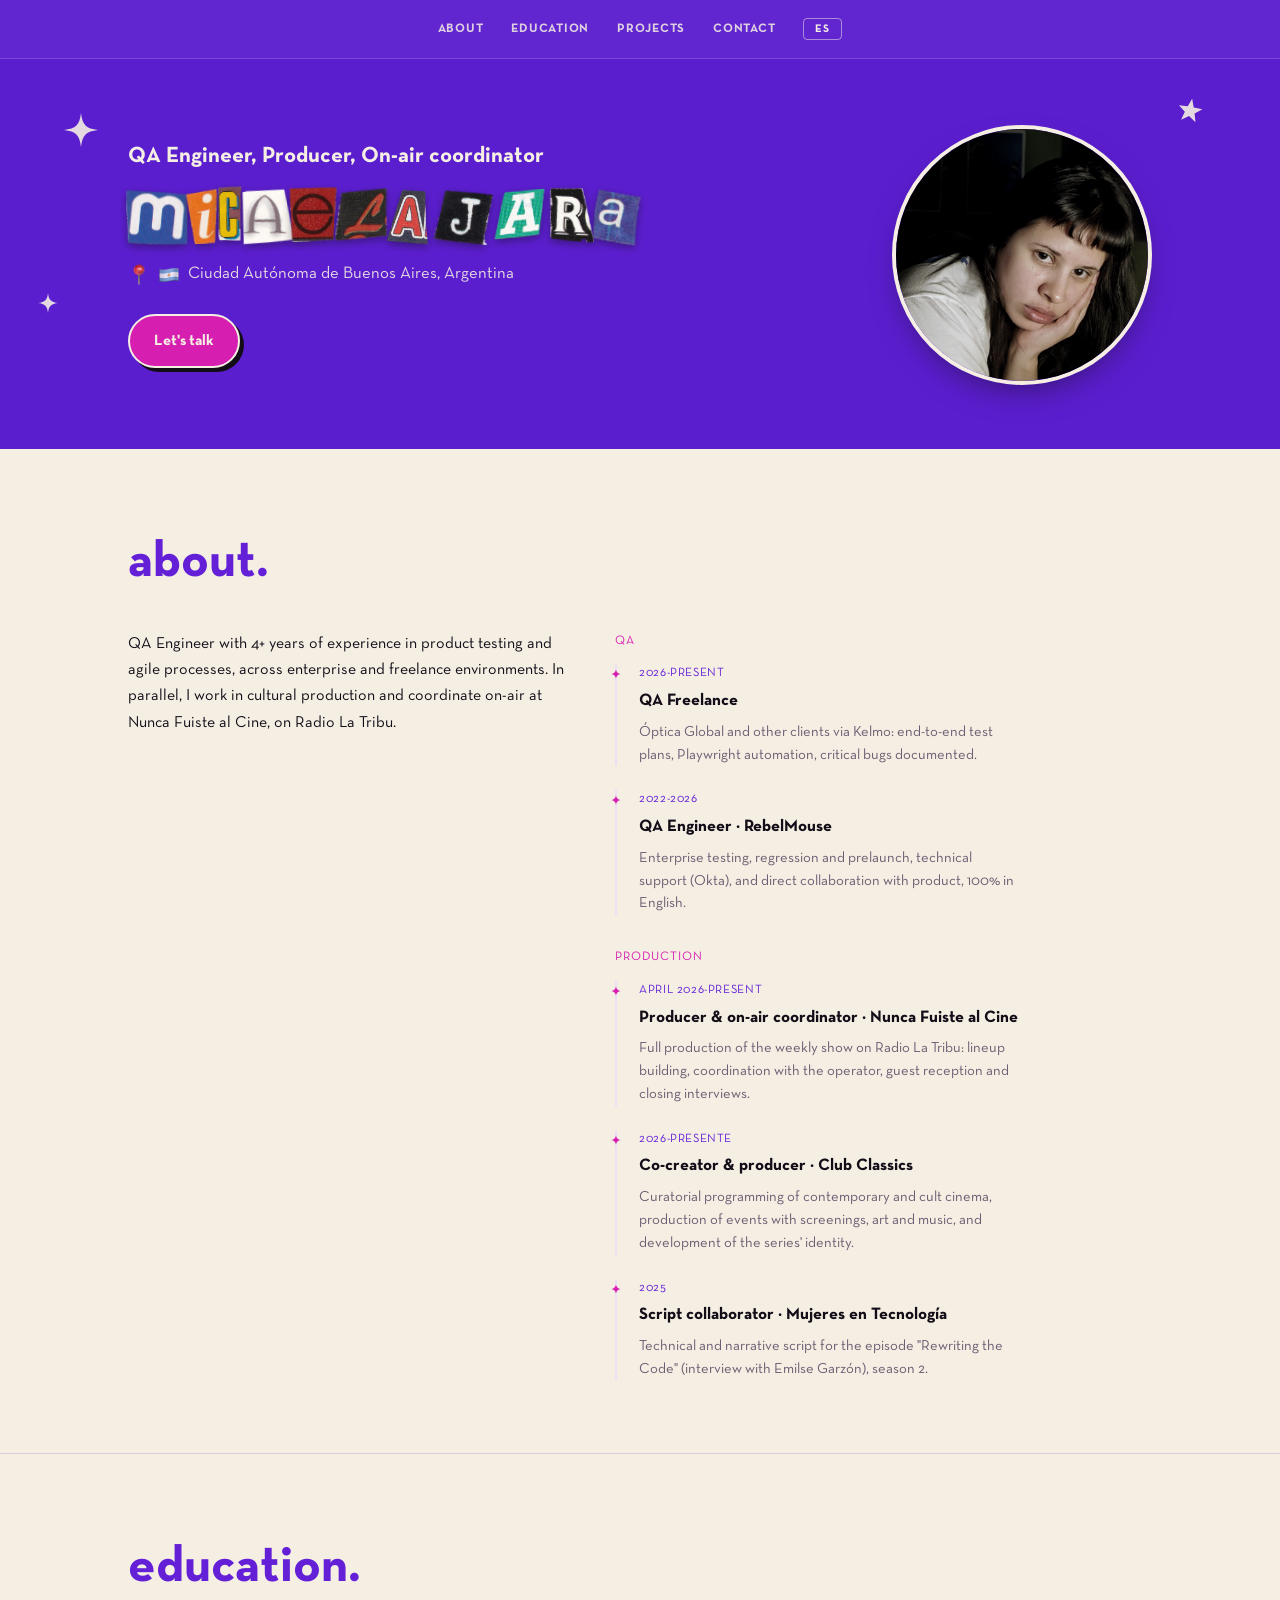
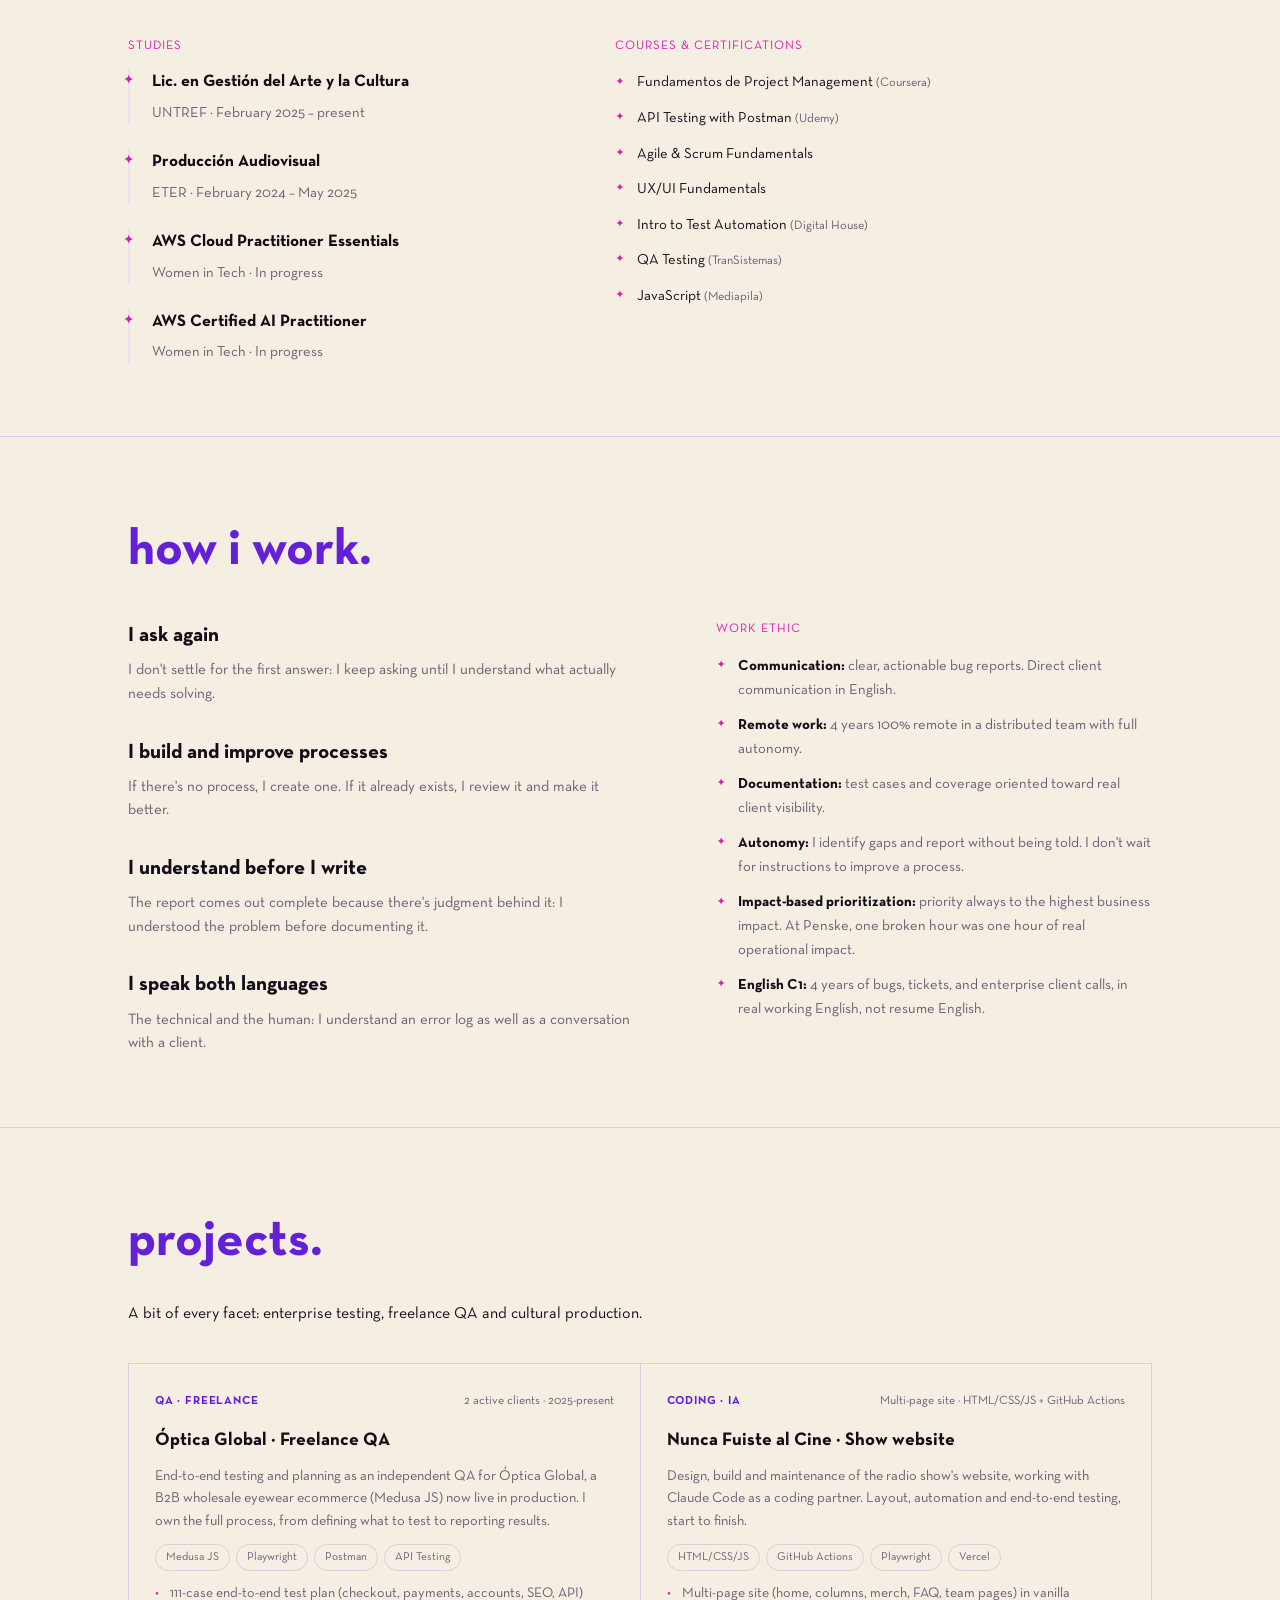
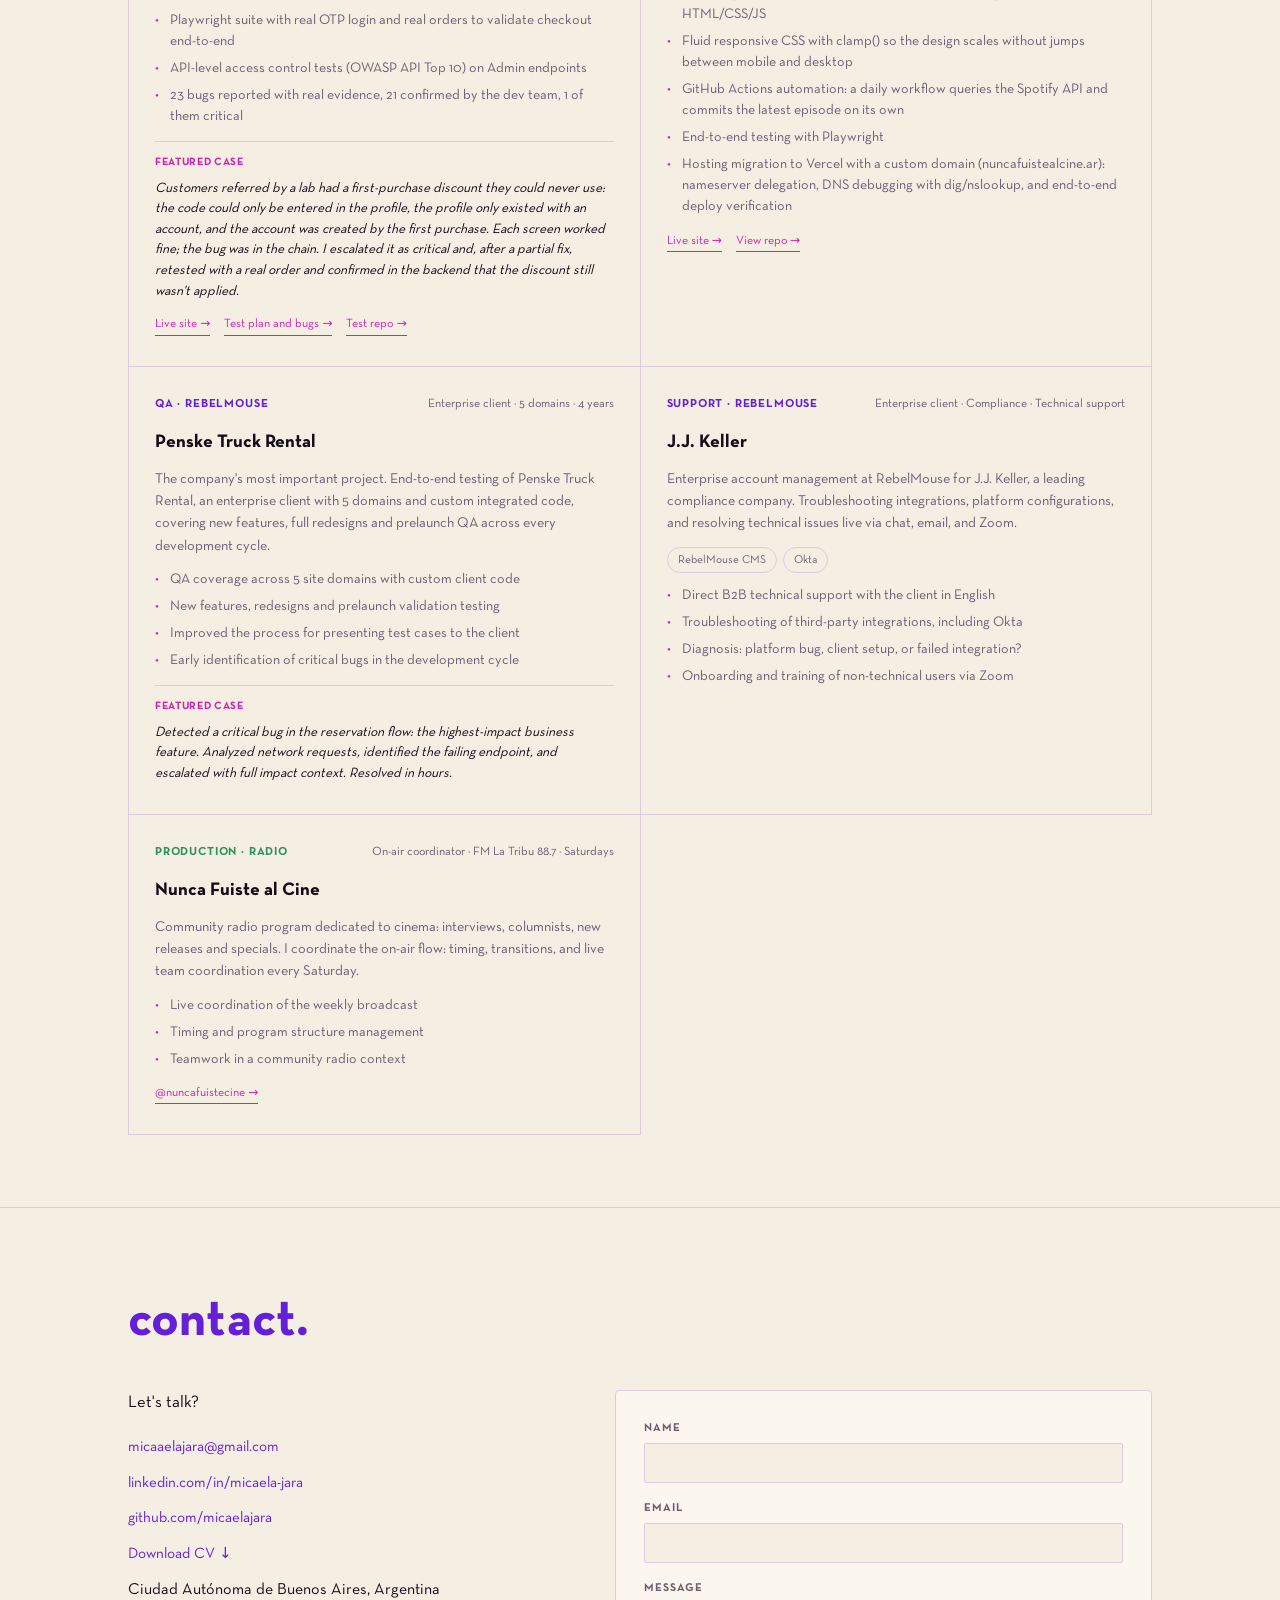
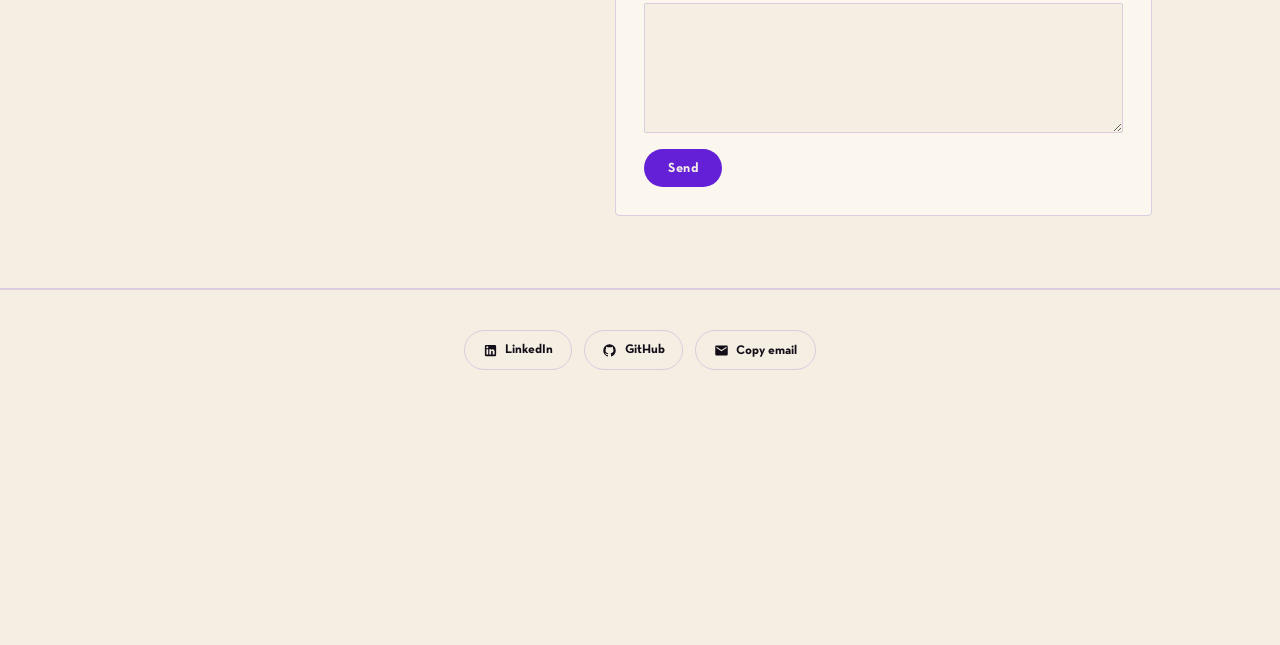
<file: contacto/index.html>
<!doctype html>
<html lang="es">
  <head>
    <meta charset="UTF-8" />
    <meta http-equiv="refresh" content="0; url=/#contact" />
    <link rel="canonical" href="https://micaelajara.github.io/#contact" />
    <title>Micaela Jara</title>
  </head>
  <body>
    <p>Redirigiendo a <a href="/#contact">micaelajara.github.io/#contact</a>…</p>
  </body>
</html>
</file>
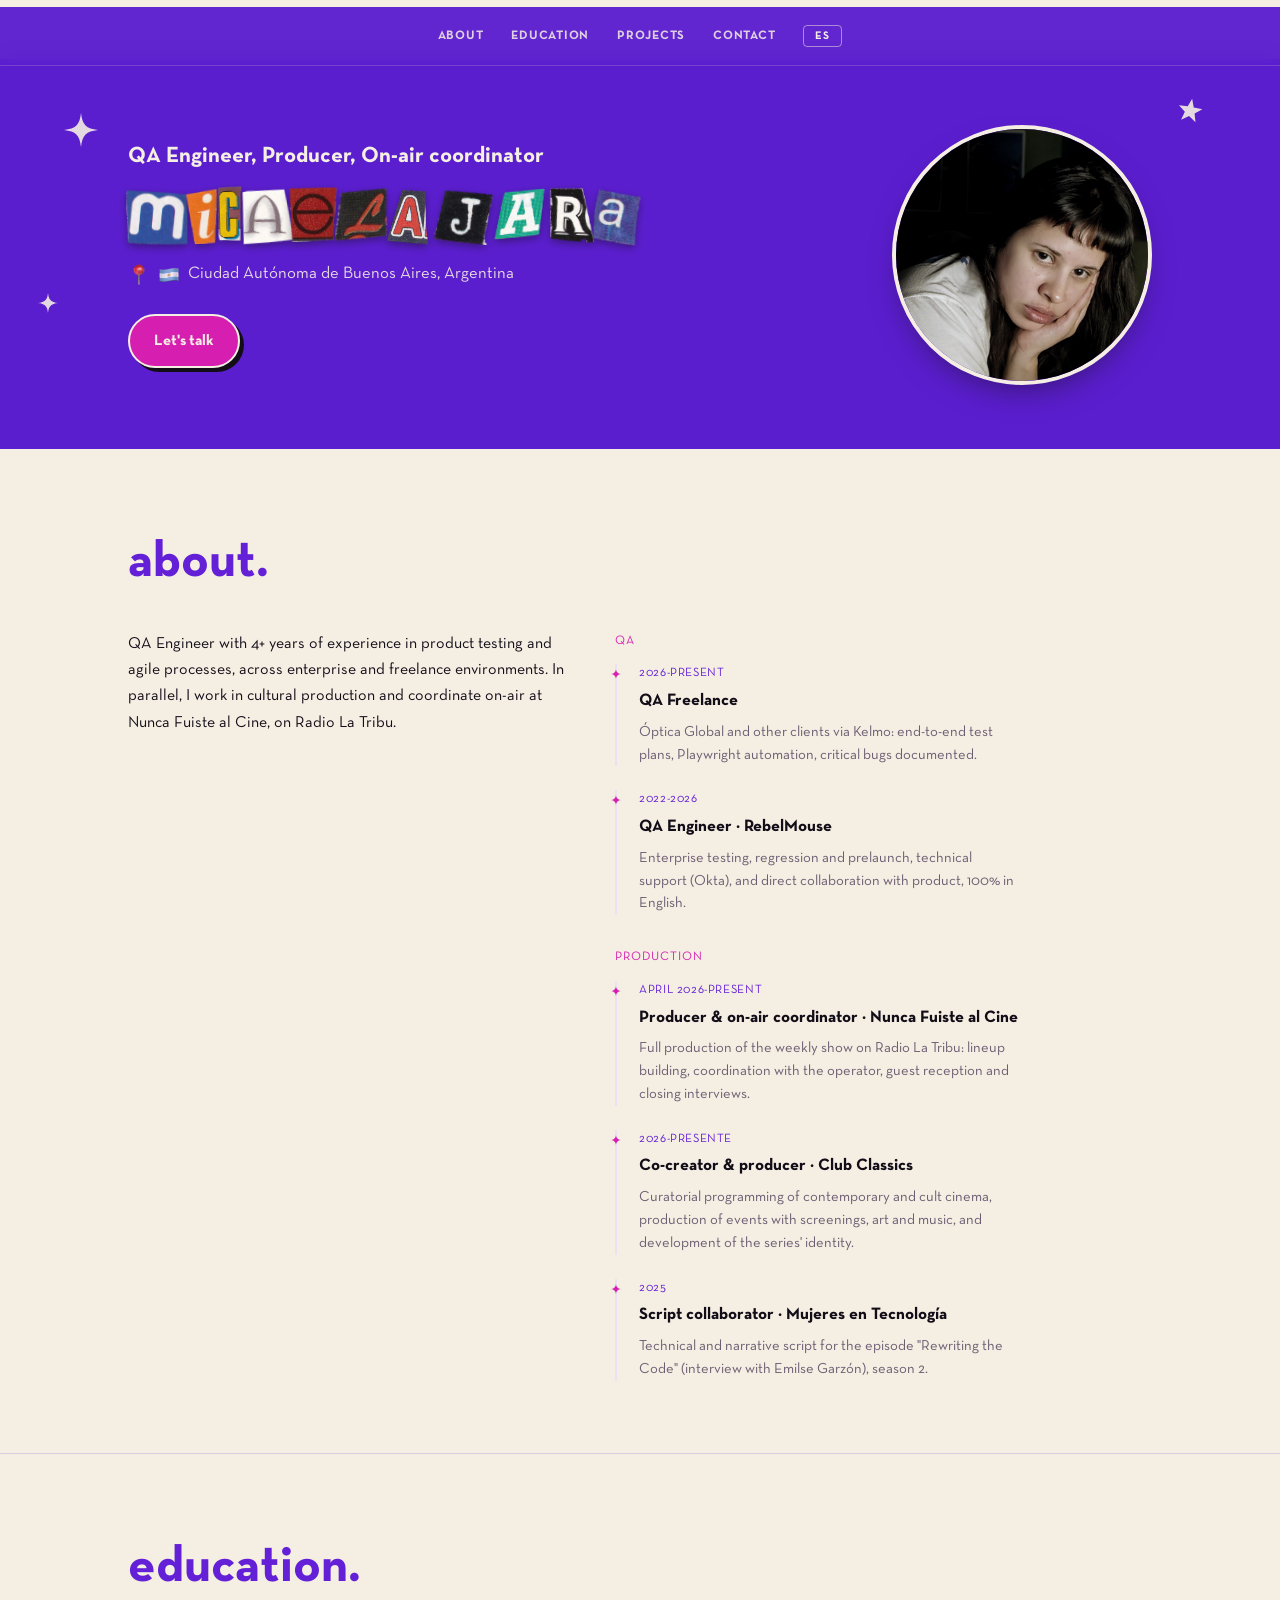
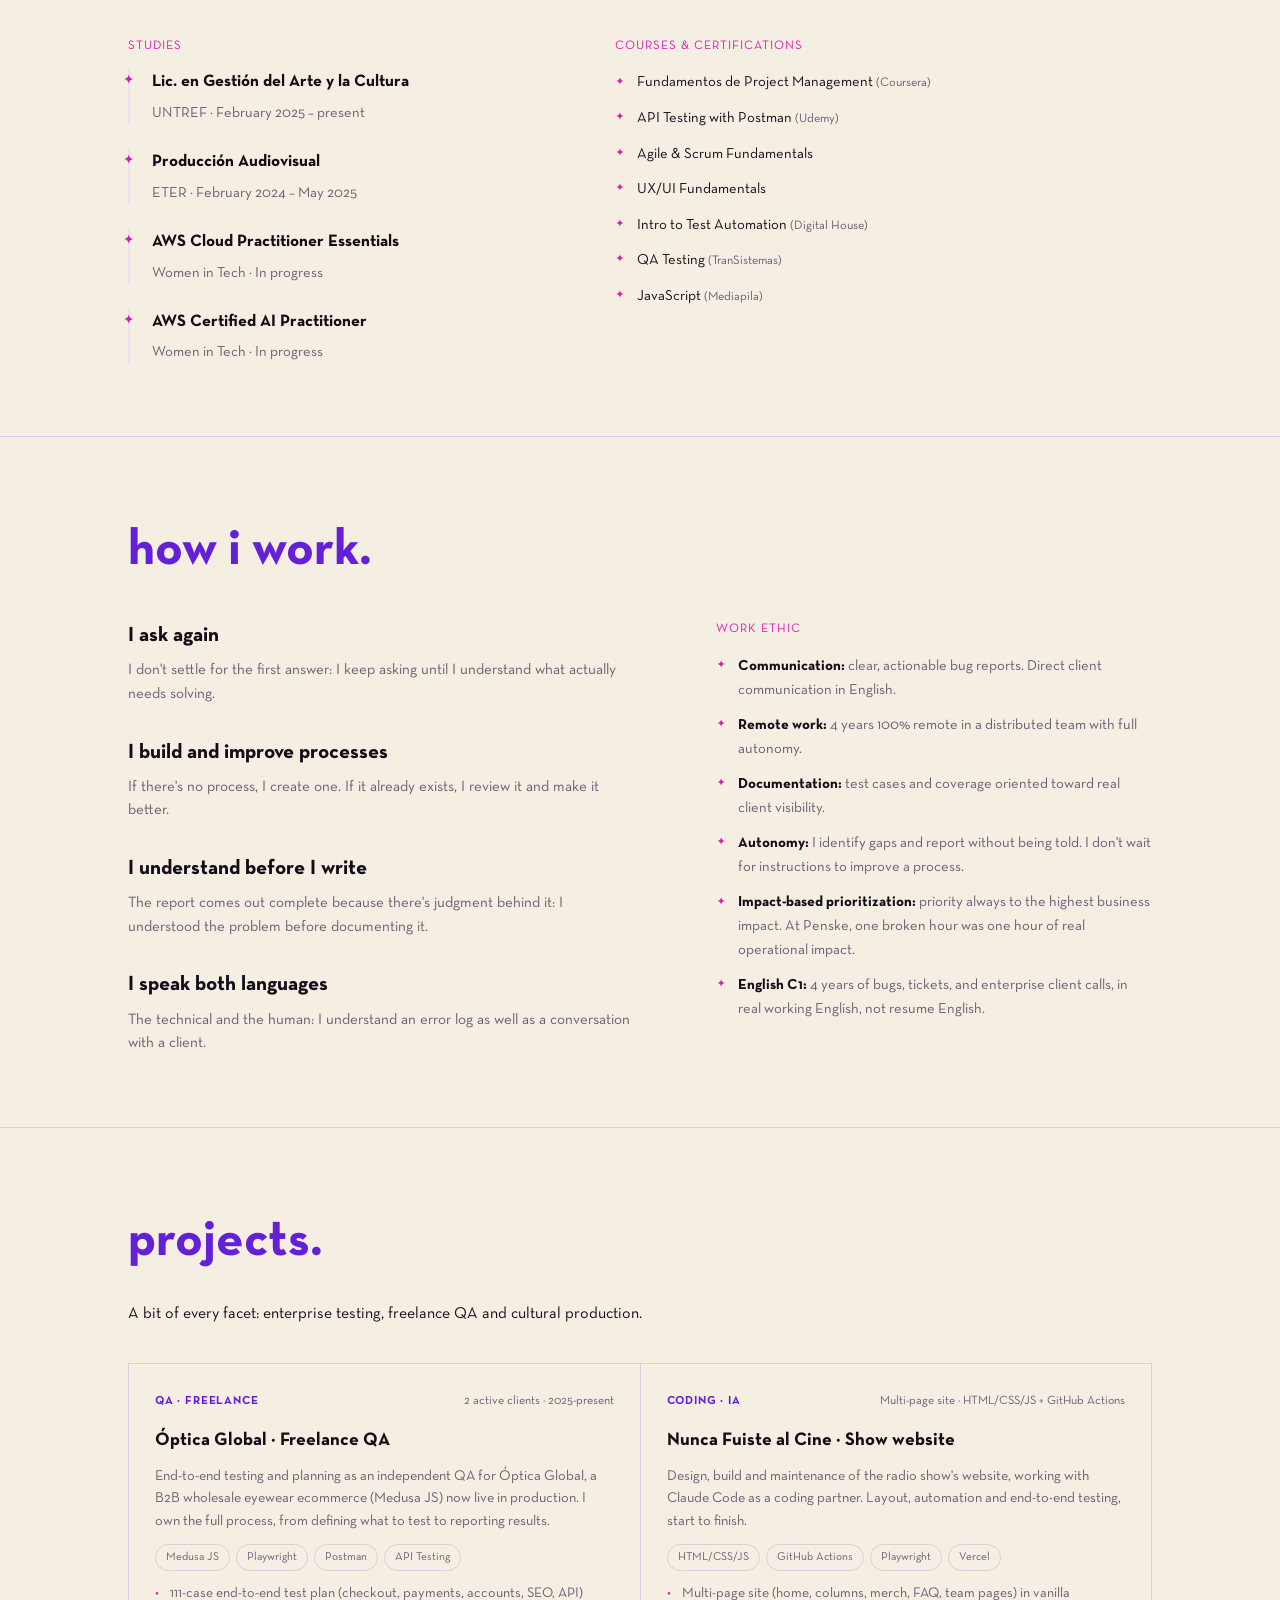
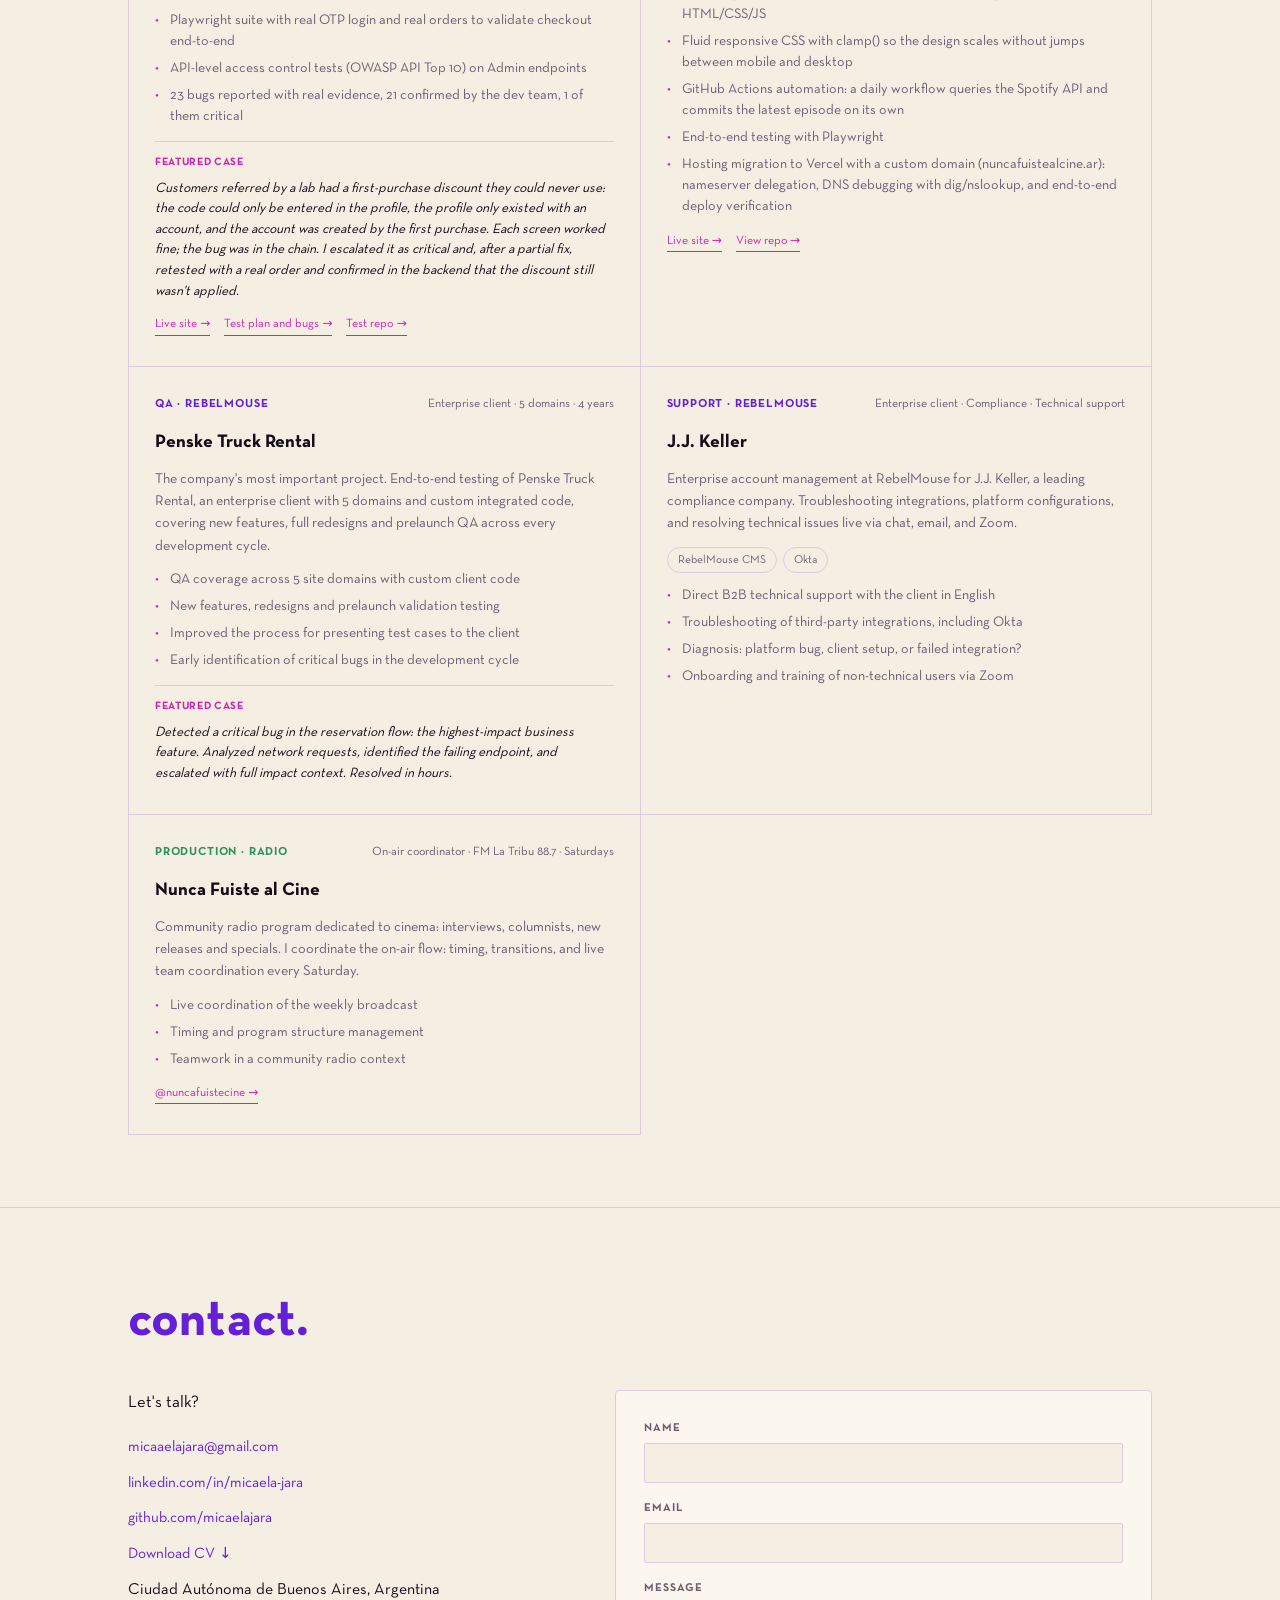
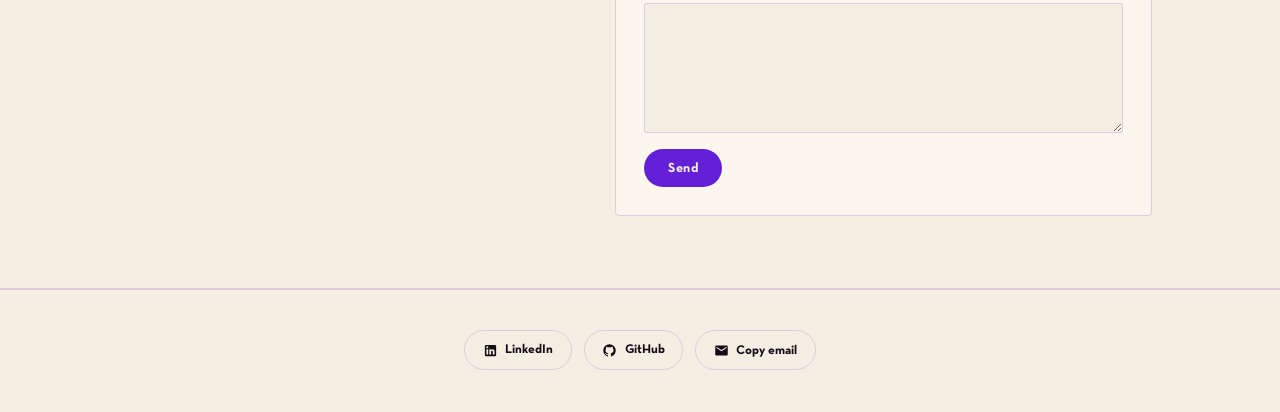
<file: experiencia/index.html>
<!doctype html>
<html lang="es">
  <head>
    <meta charset="UTF-8" />
    <meta http-equiv="refresh" content="0; url=/#education" />
    <link rel="canonical" href="https://micaelajara.github.io/#education" />
    <title>Micaela Jara</title>
  </head>
  <body>
    <p>Redirigiendo a <a href="/#education">micaelajara.github.io/#education</a>…</p>
  </body>
</html>
</file>
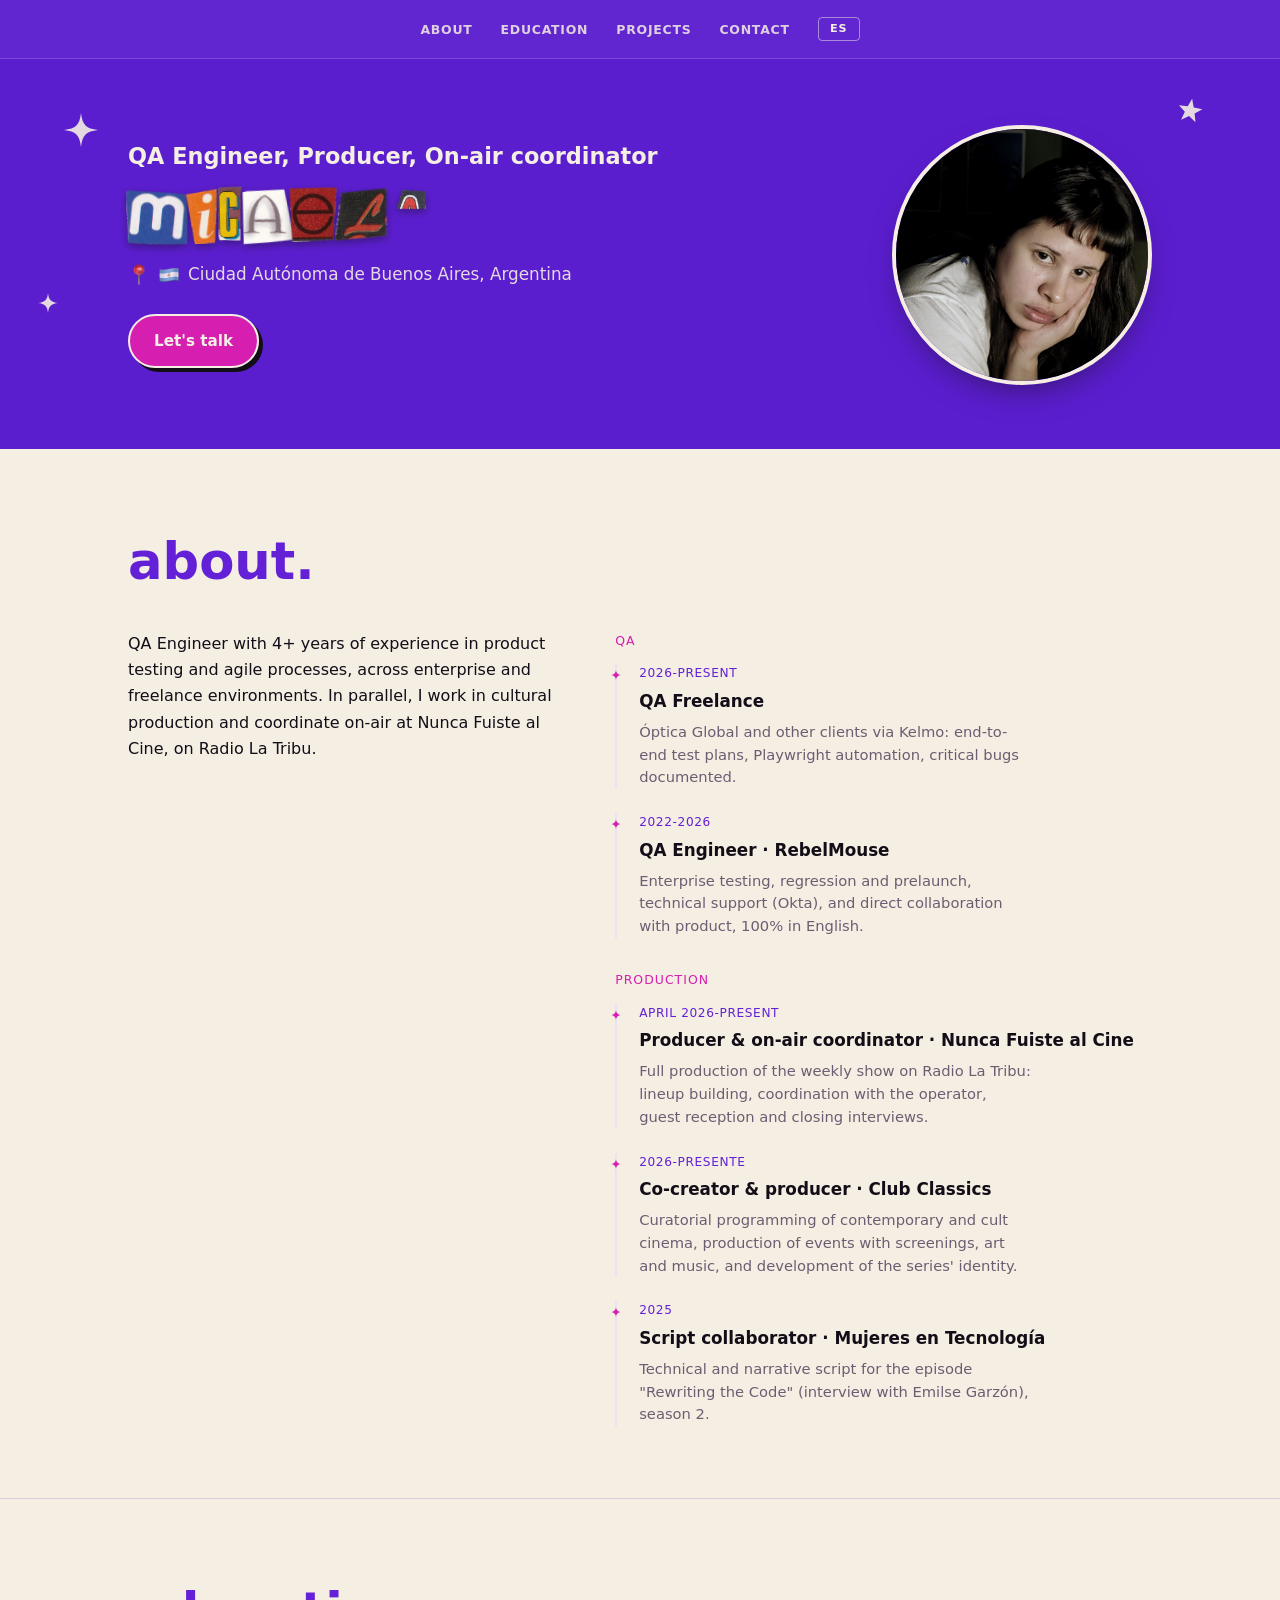
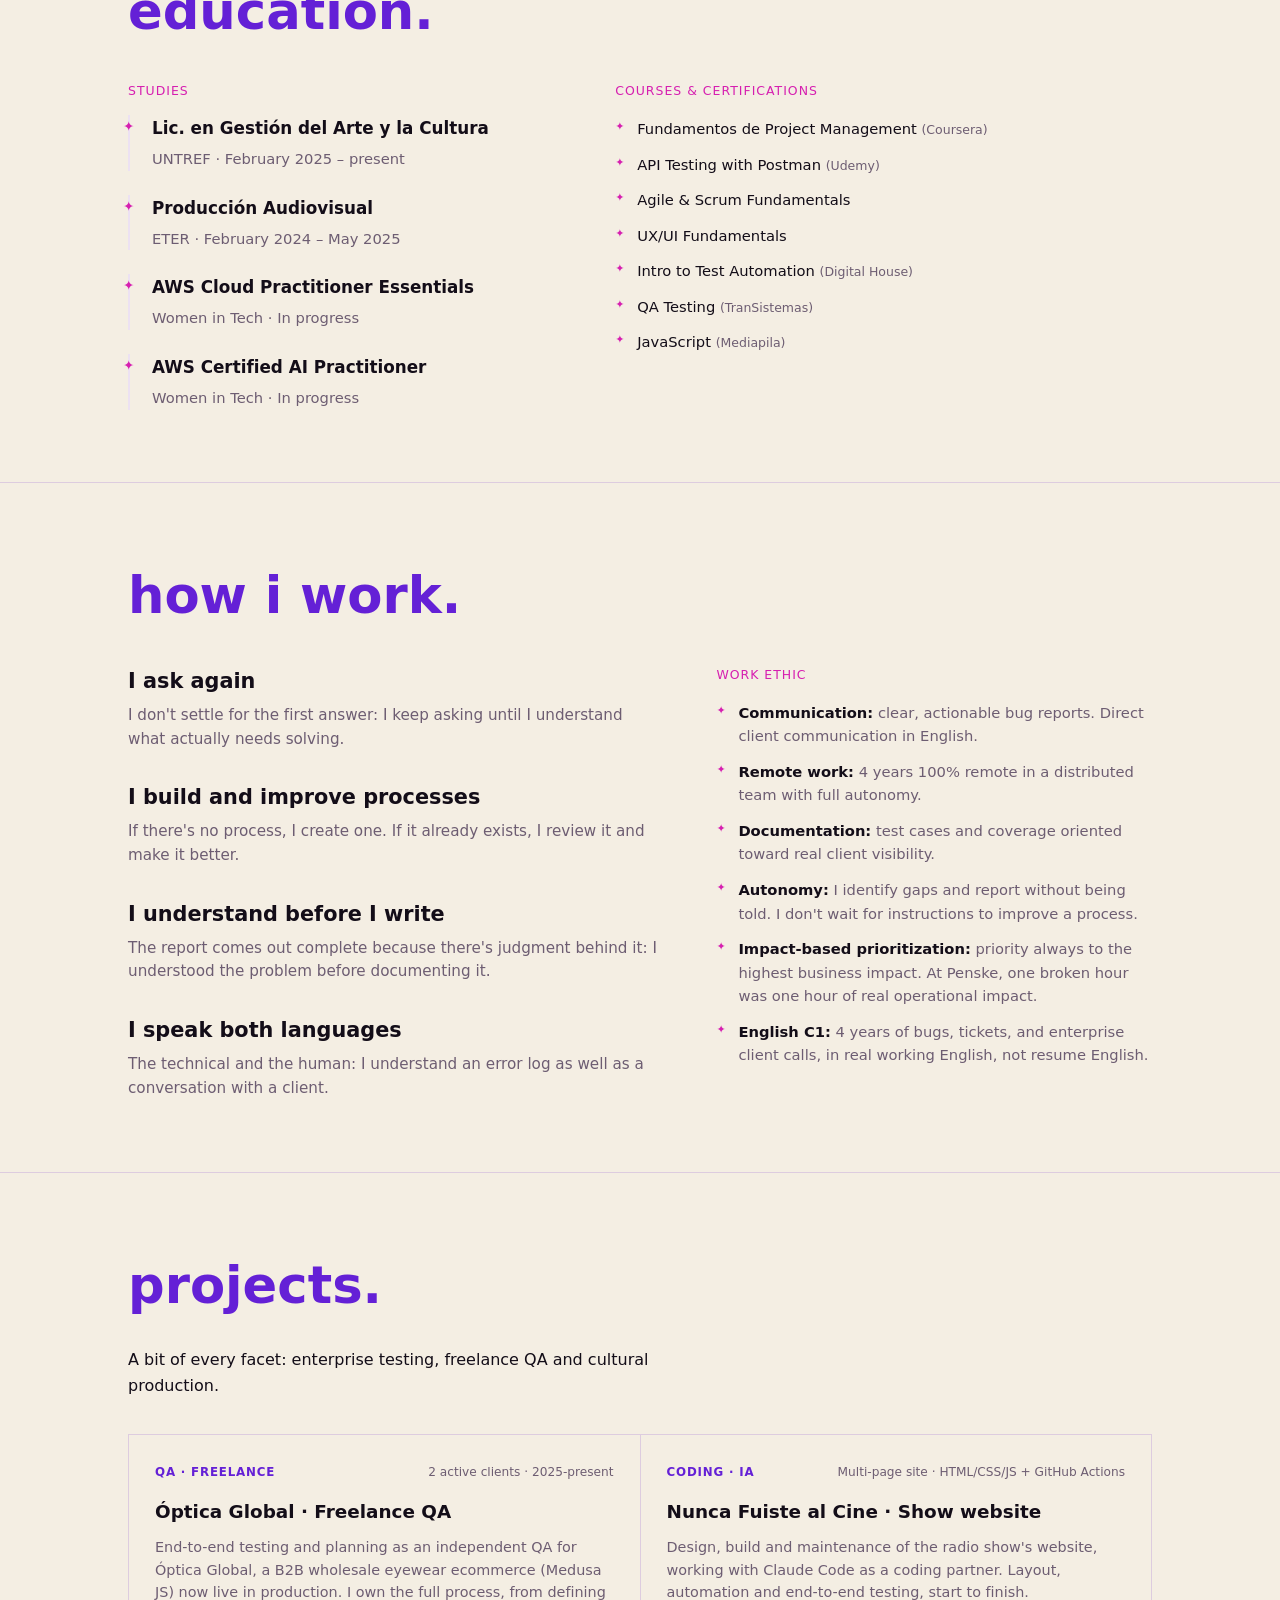
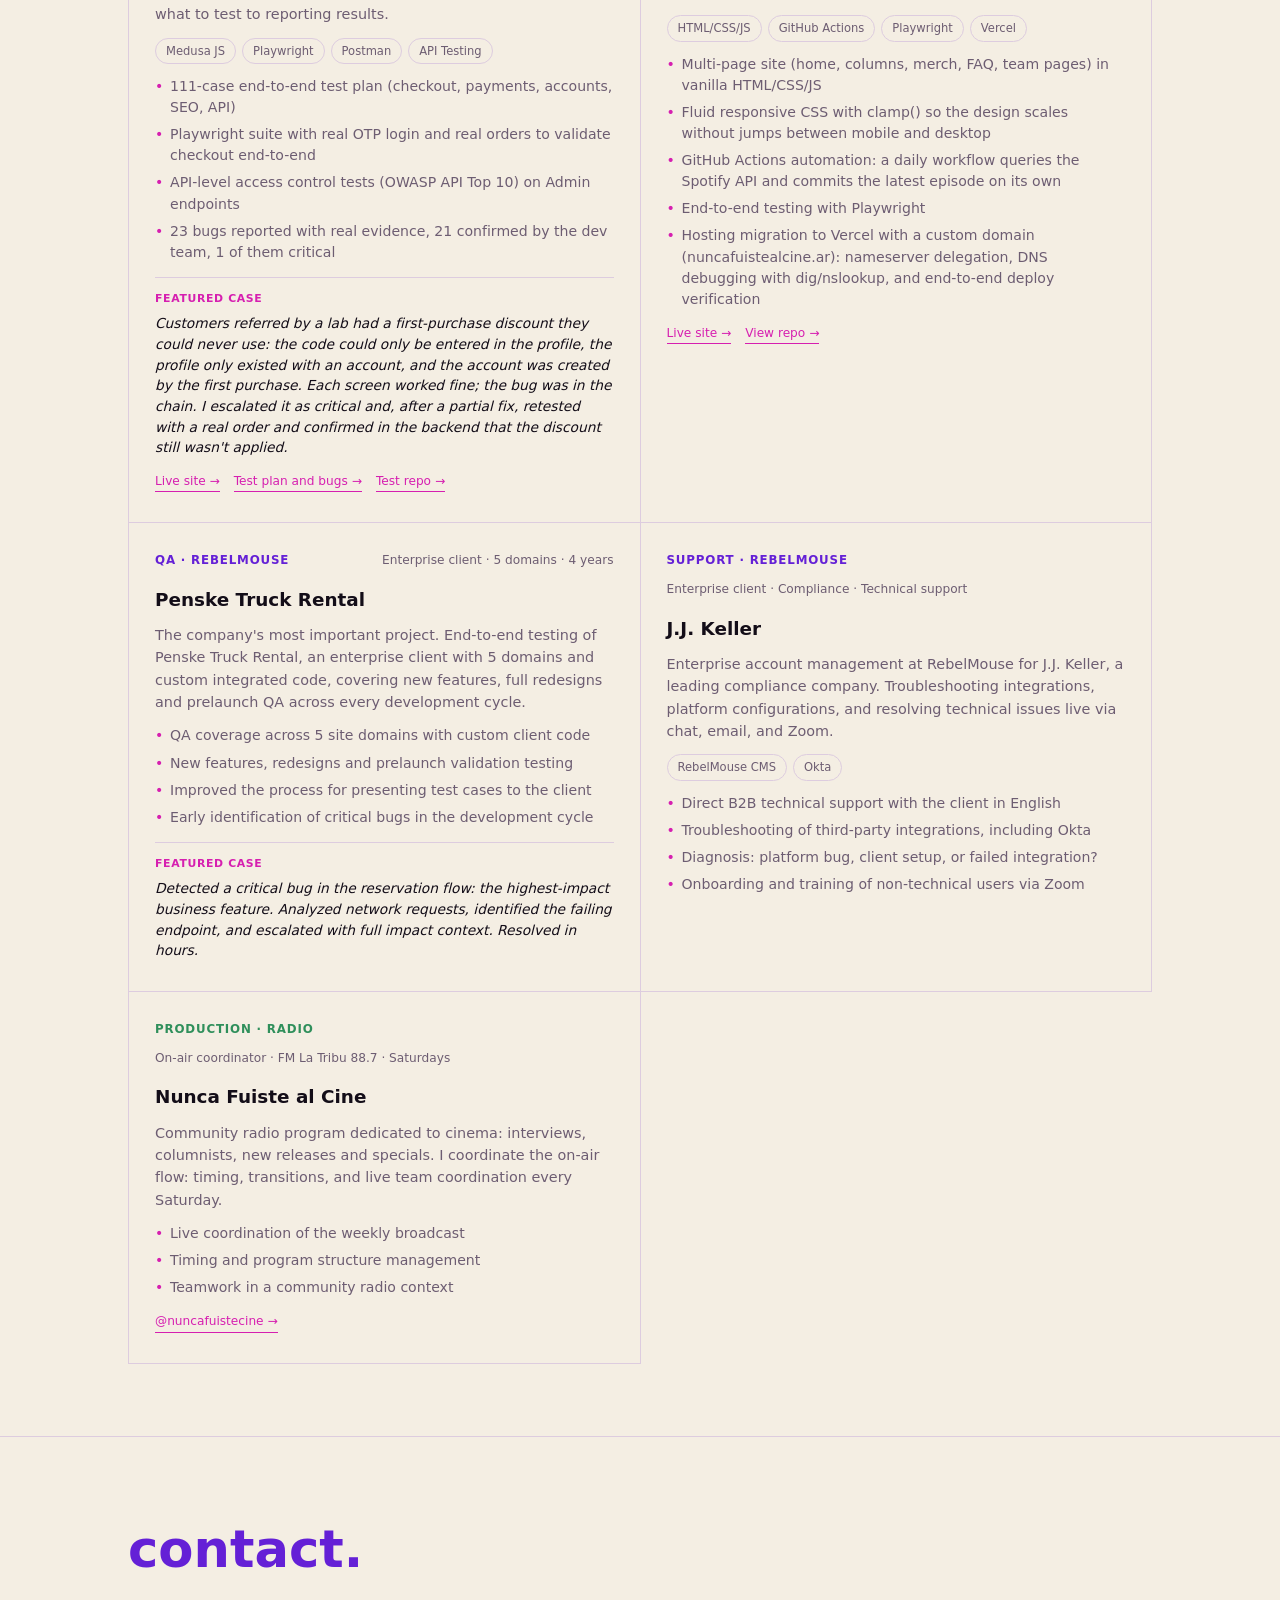
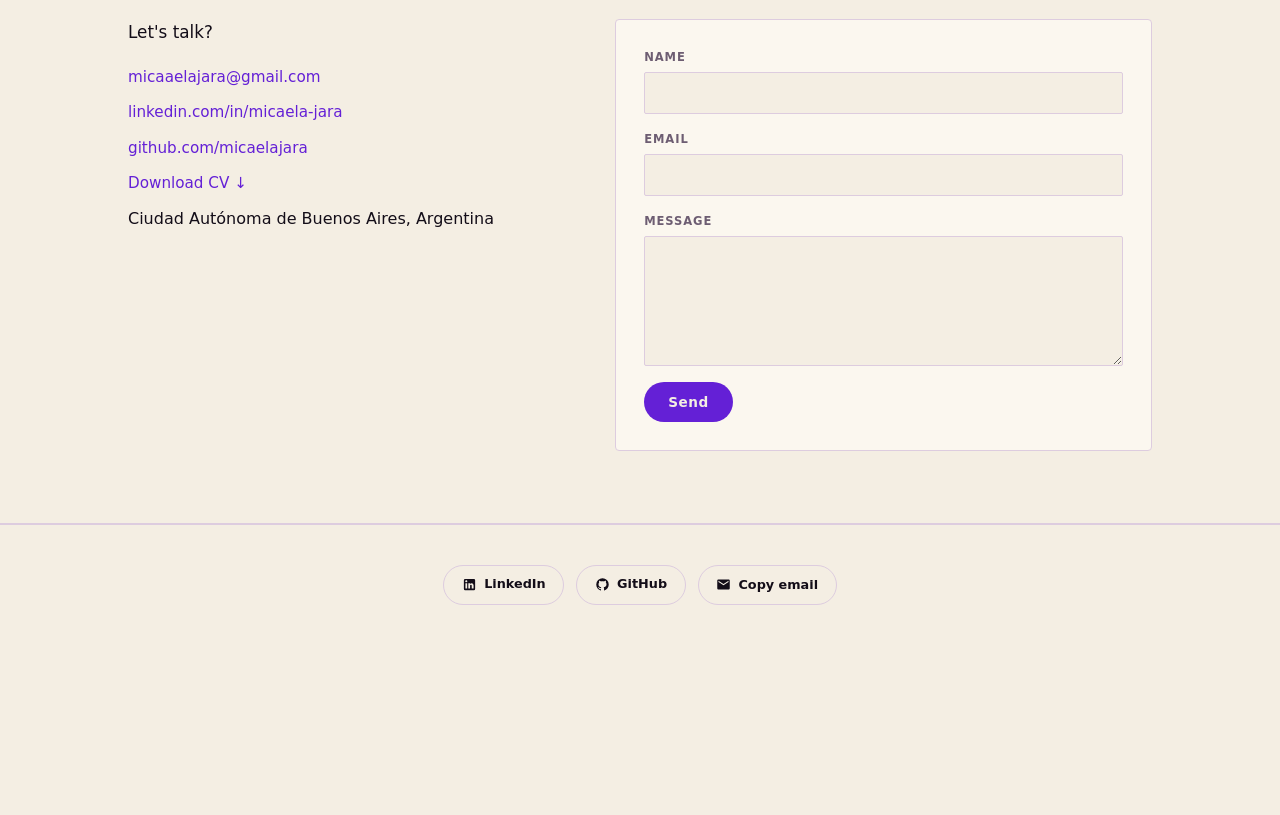
<file: proyectos/index.html>
<!doctype html>
<html lang="es">
  <head>
    <meta charset="UTF-8" />
    <meta http-equiv="refresh" content="0; url=/#work" />
    <link rel="canonical" href="https://micaelajara.github.io/#work" />
    <title>Micaela Jara</title>
  </head>
  <body>
    <p>Redirigiendo a <a href="/#work">micaelajara.github.io/#work</a>…</p>
  </body>
</html>
</file>
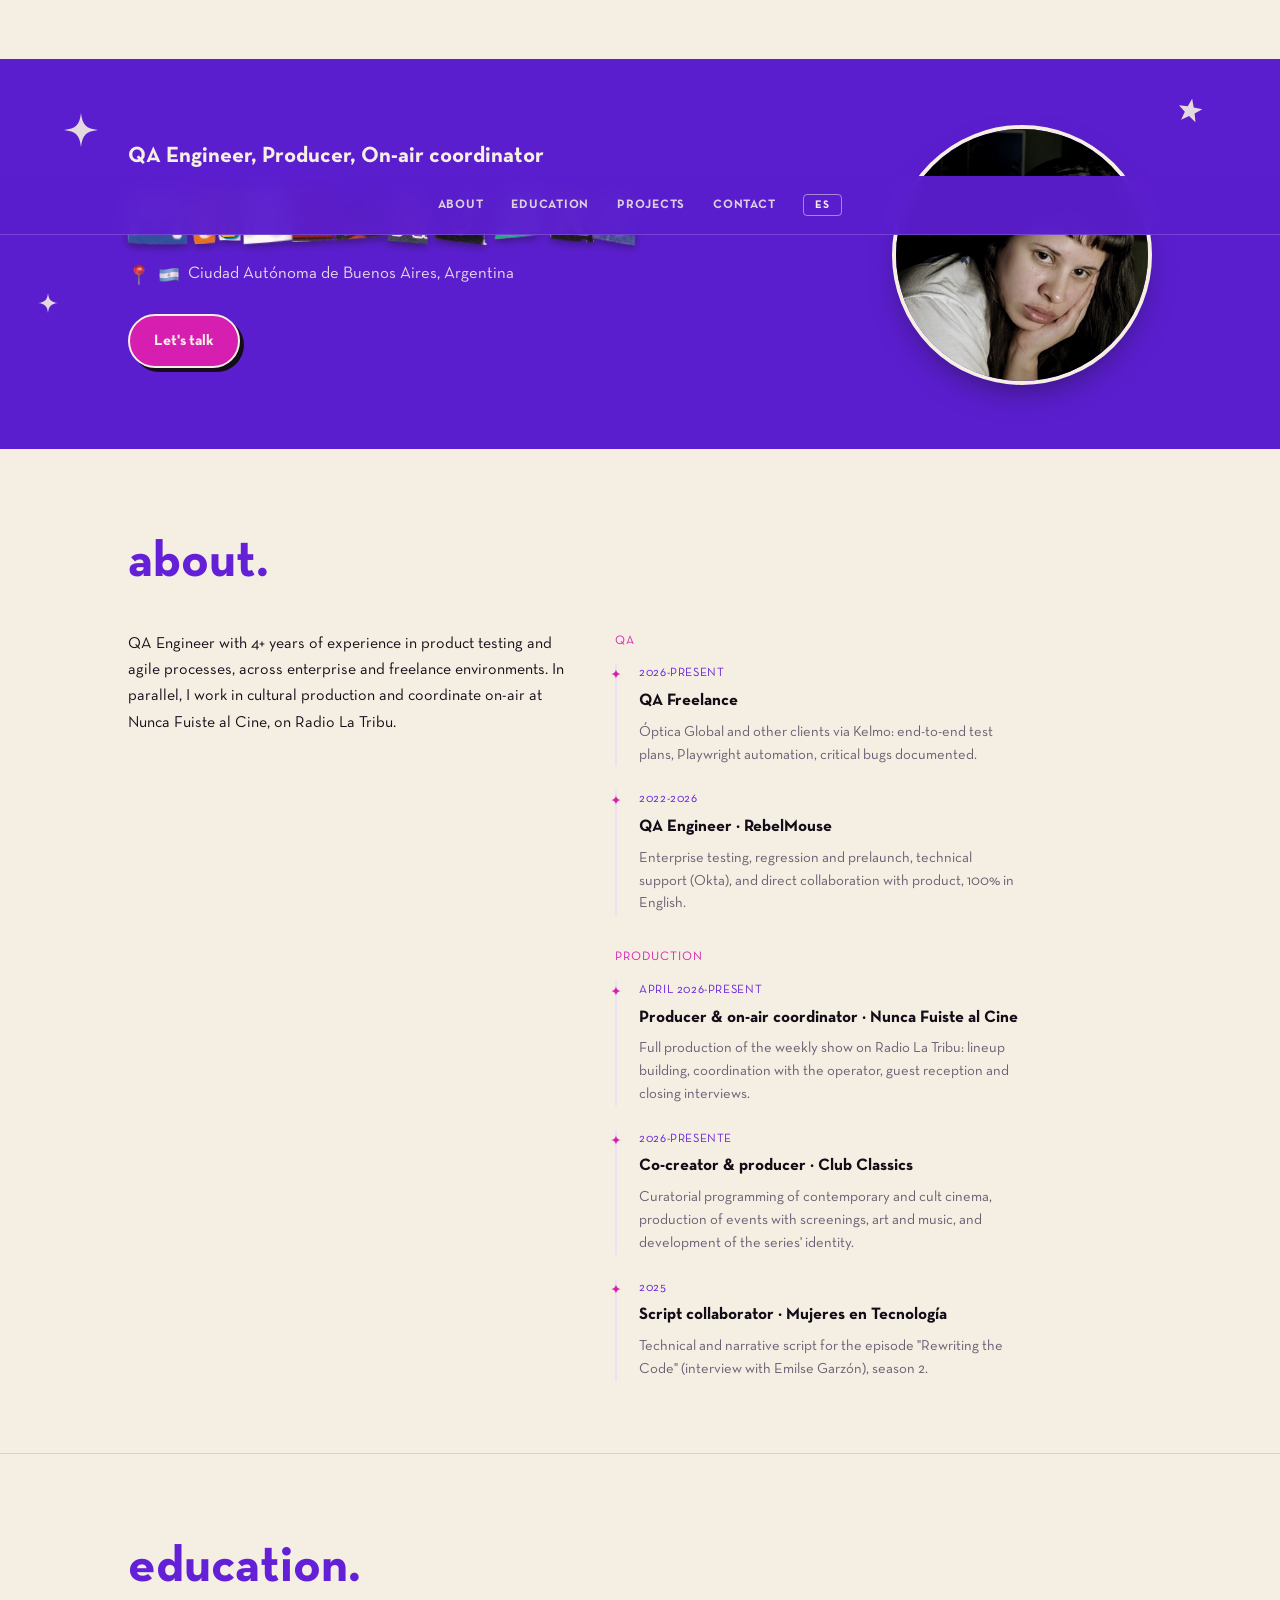
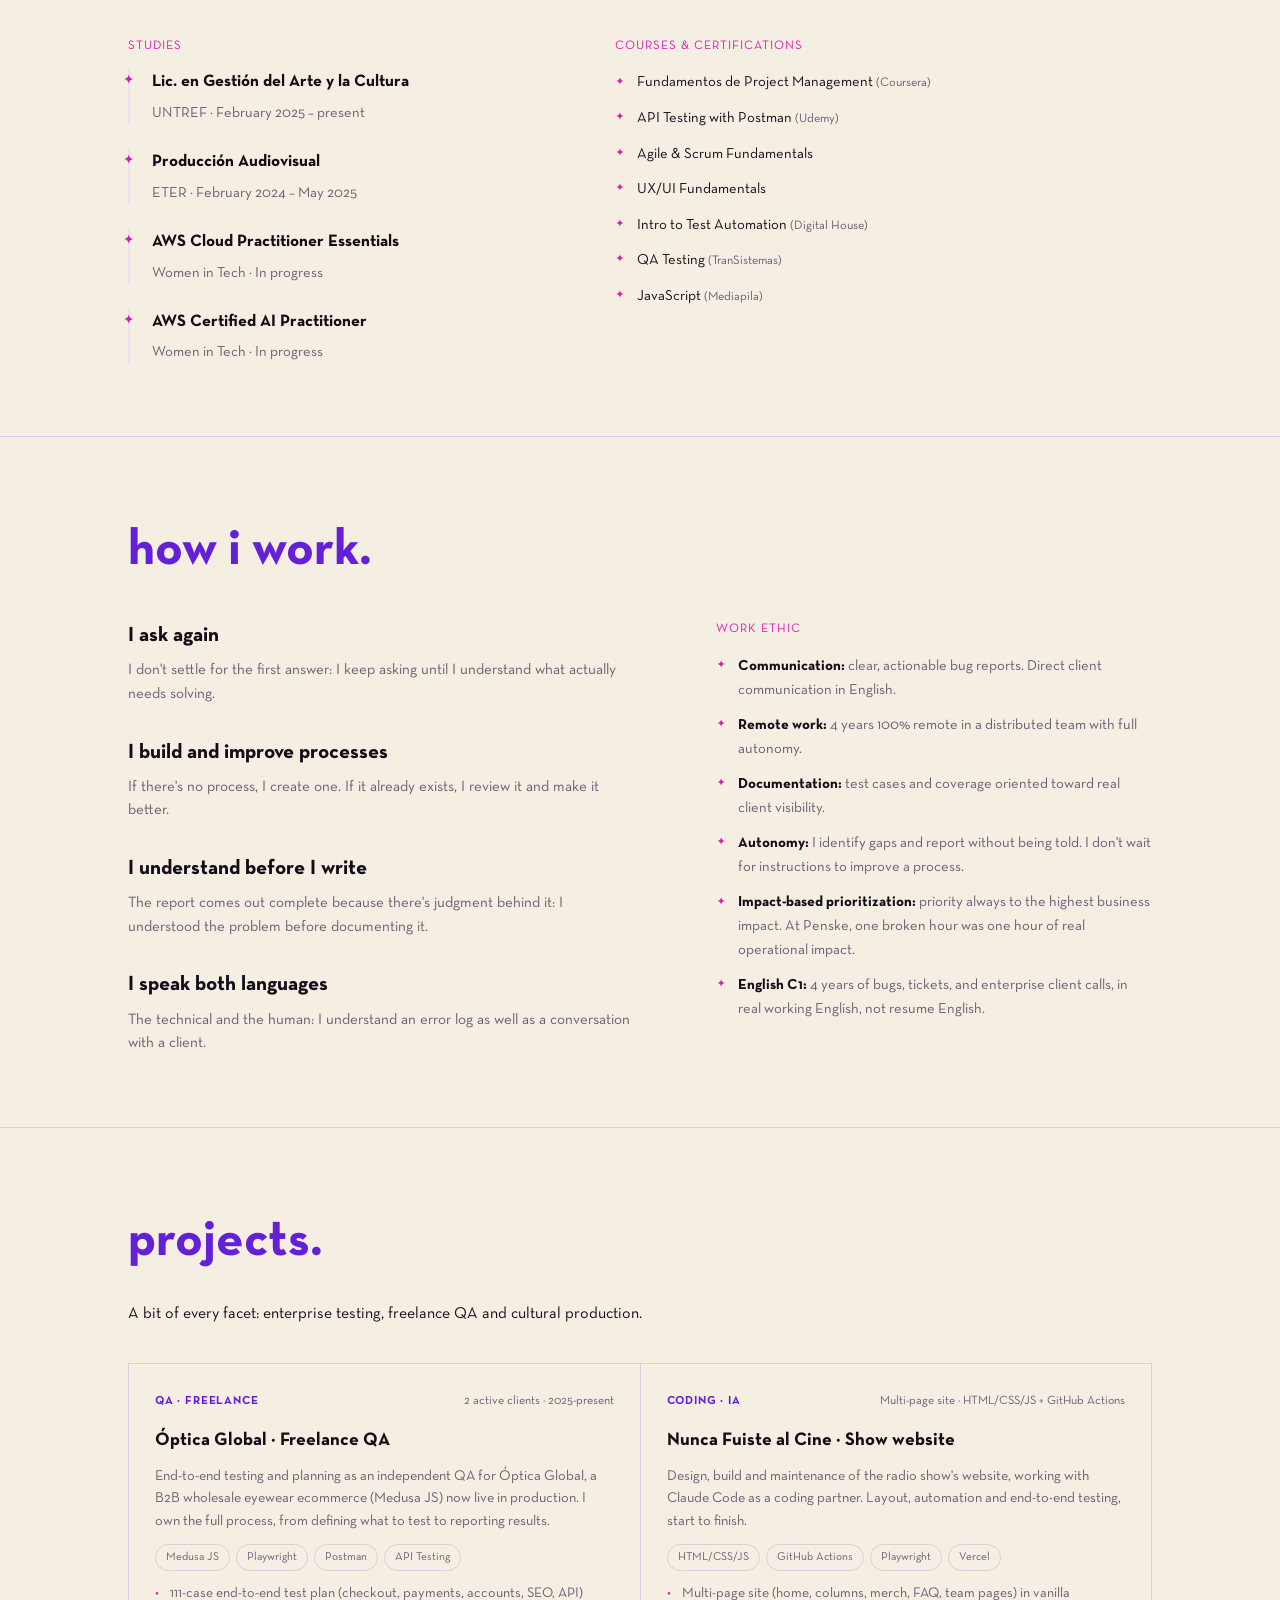
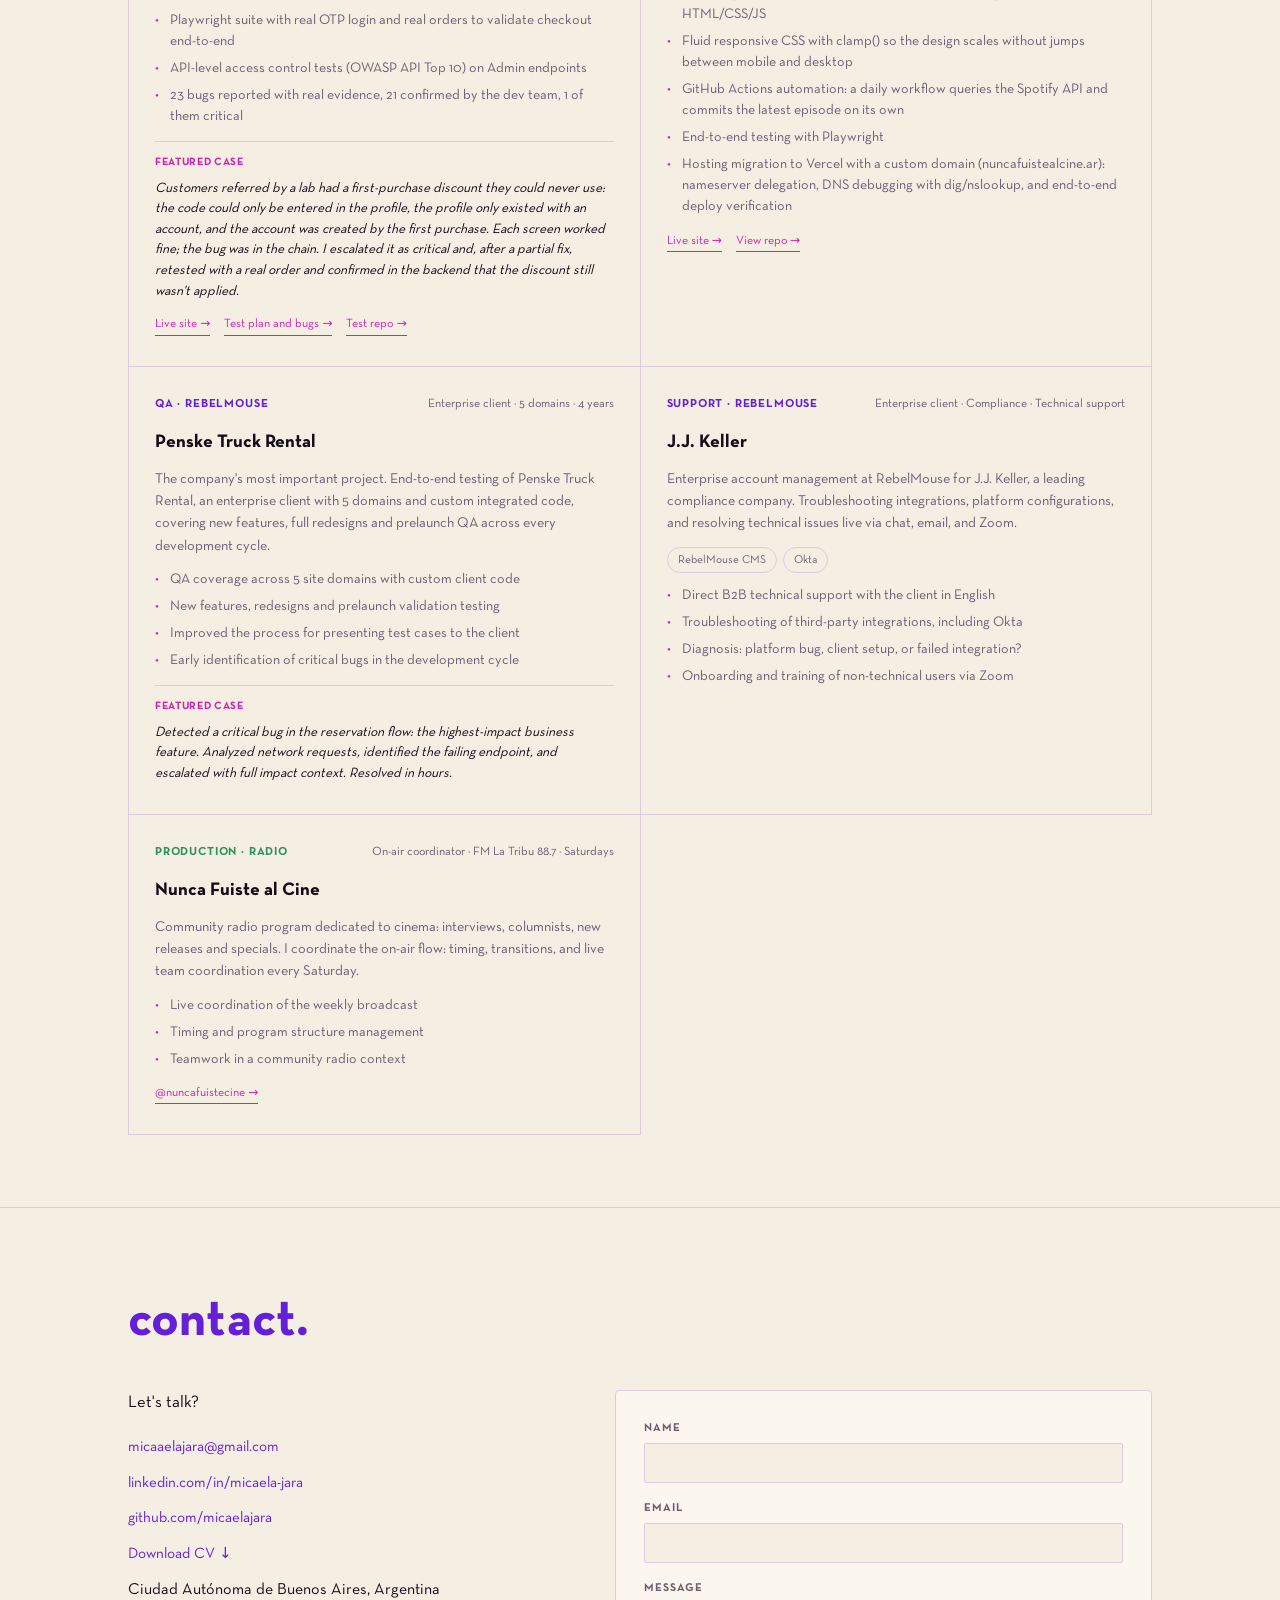
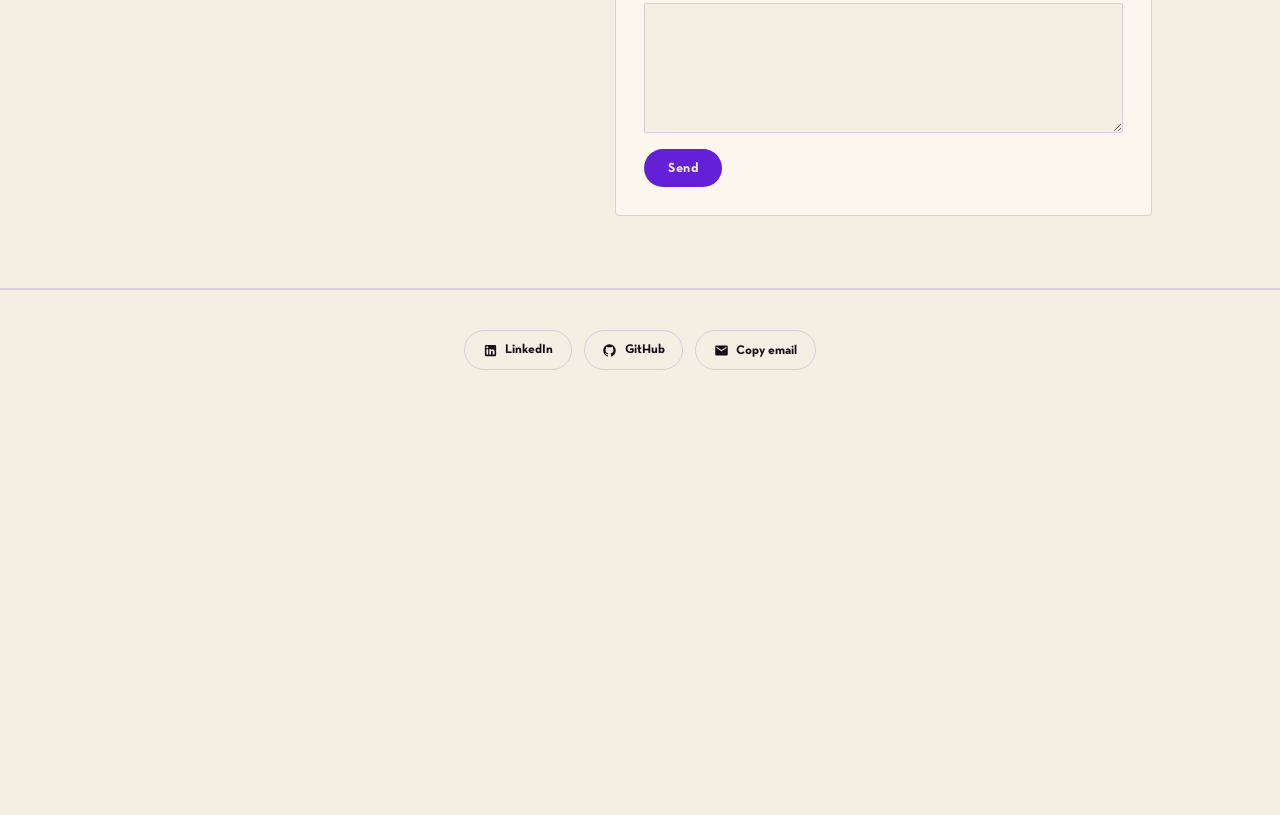
<file: contacto.html>
<!doctype html>
<html lang="es">
  <head>
    <meta charset="UTF-8" />
    <title>Redirigiendo… · Micaela Jara</title>
    <meta http-equiv="refresh" content="0; url=/contacto/" />
    <link rel="canonical" href="https://micaelajara.github.io/contacto/" />
    <script>
      location.replace("/contacto/");
    </script>
  </head>
  <body>
    <p>
      Esta página se movió. Si no fuiste redirigido automáticamente,
      <a href="/contacto/">hacé clic acá</a>.
    </p>
  </body>
</html>
</file>
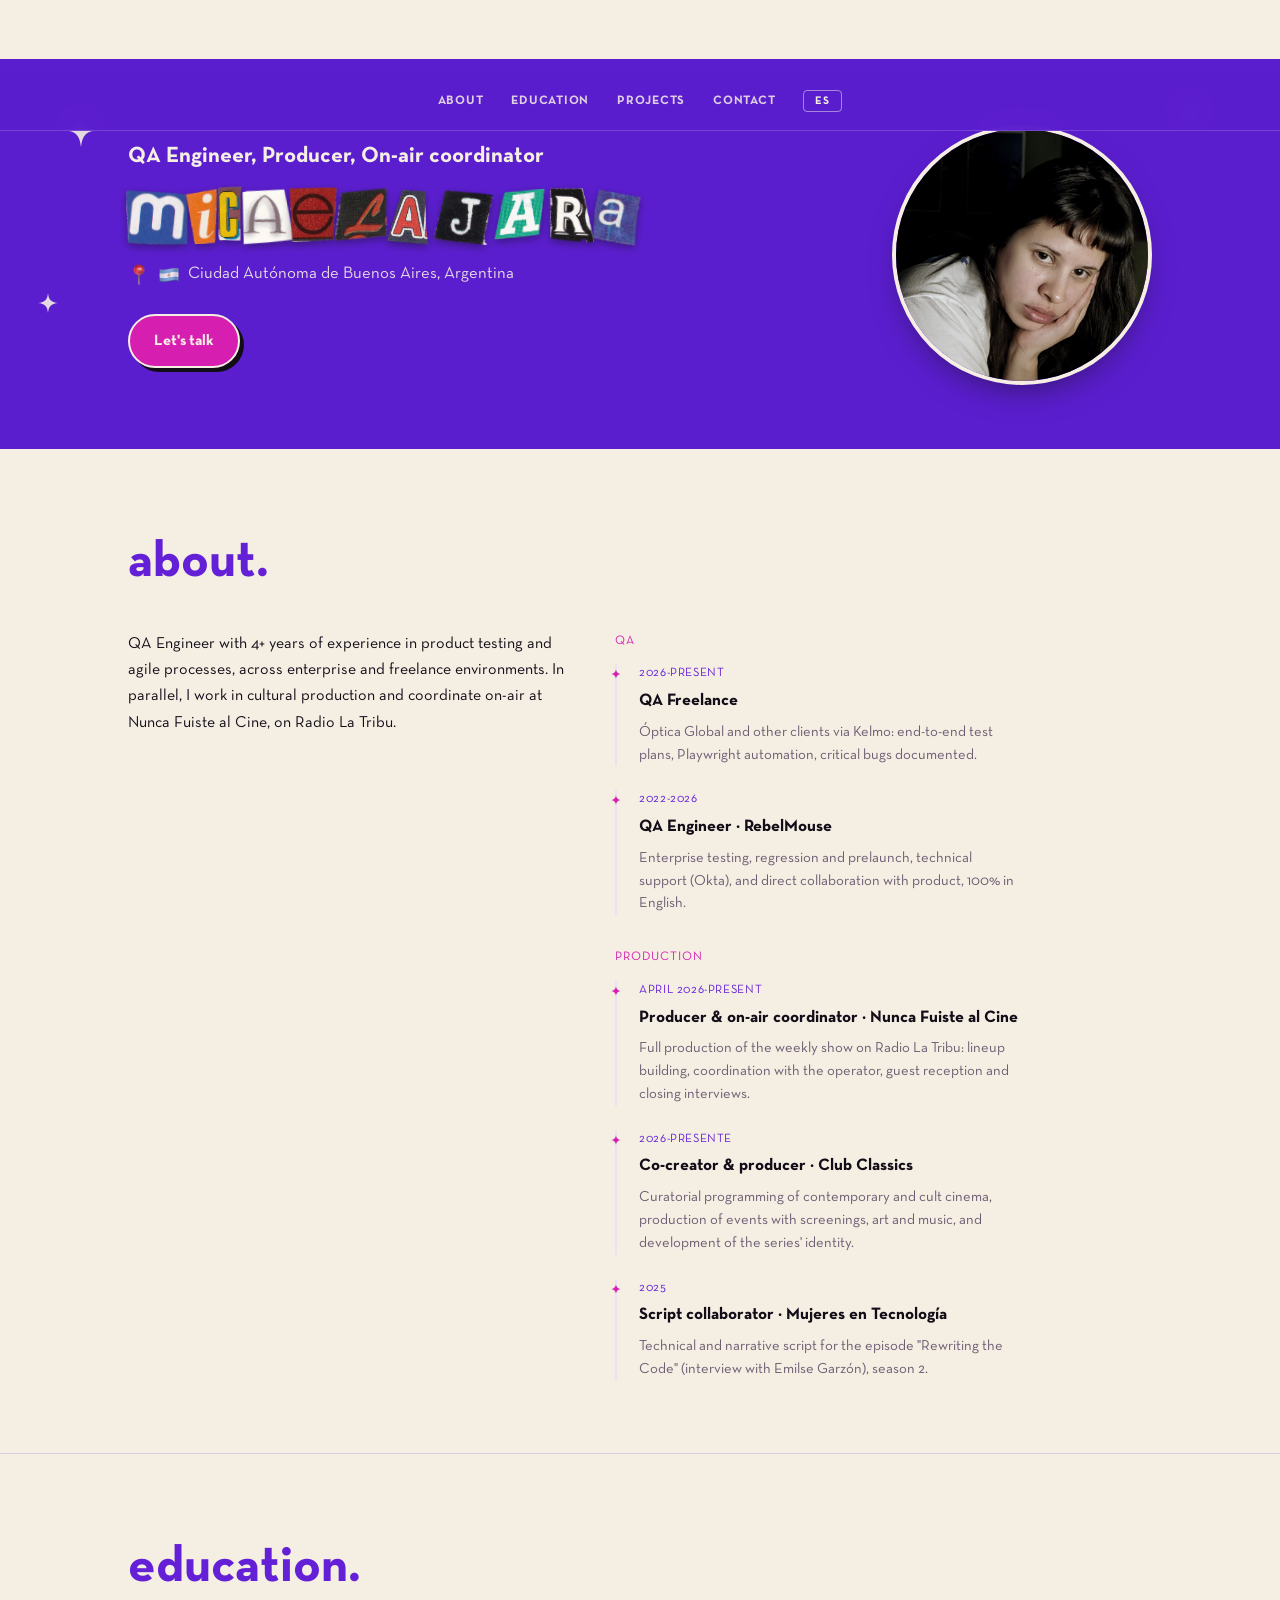
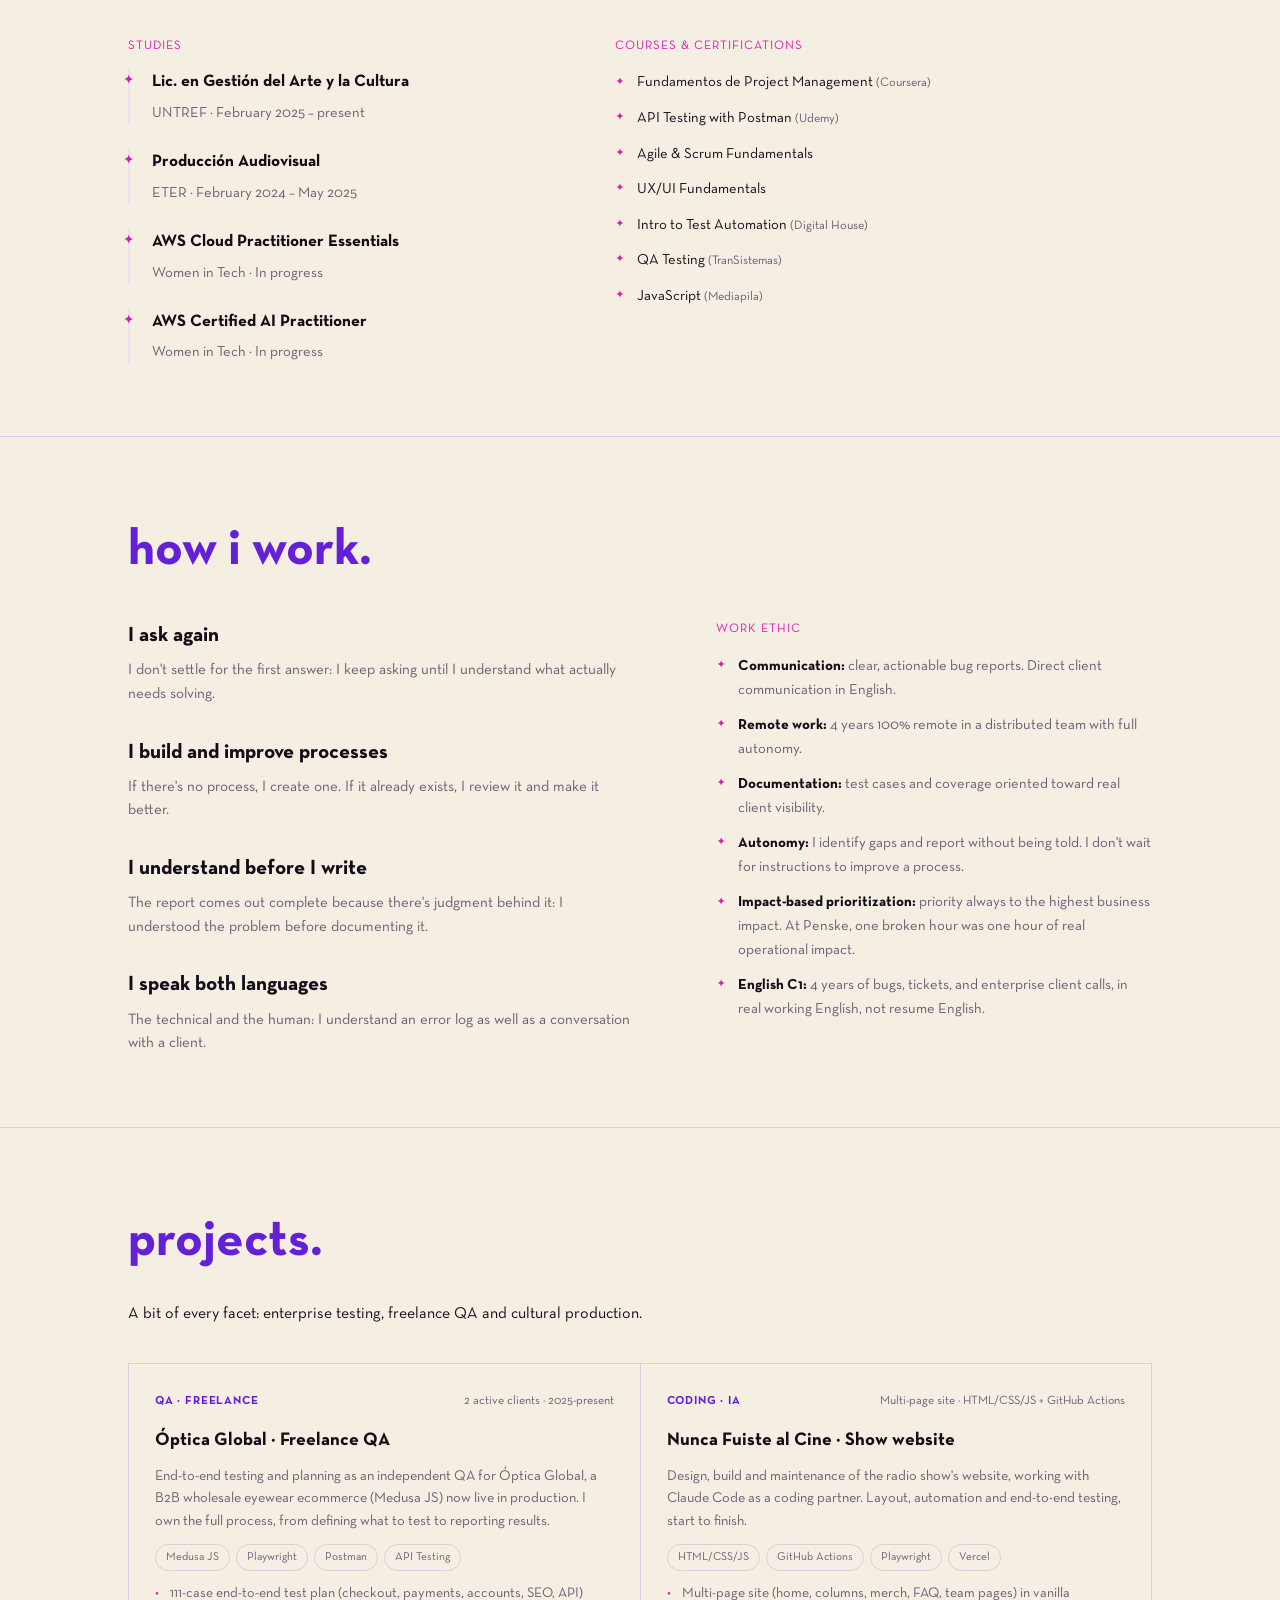
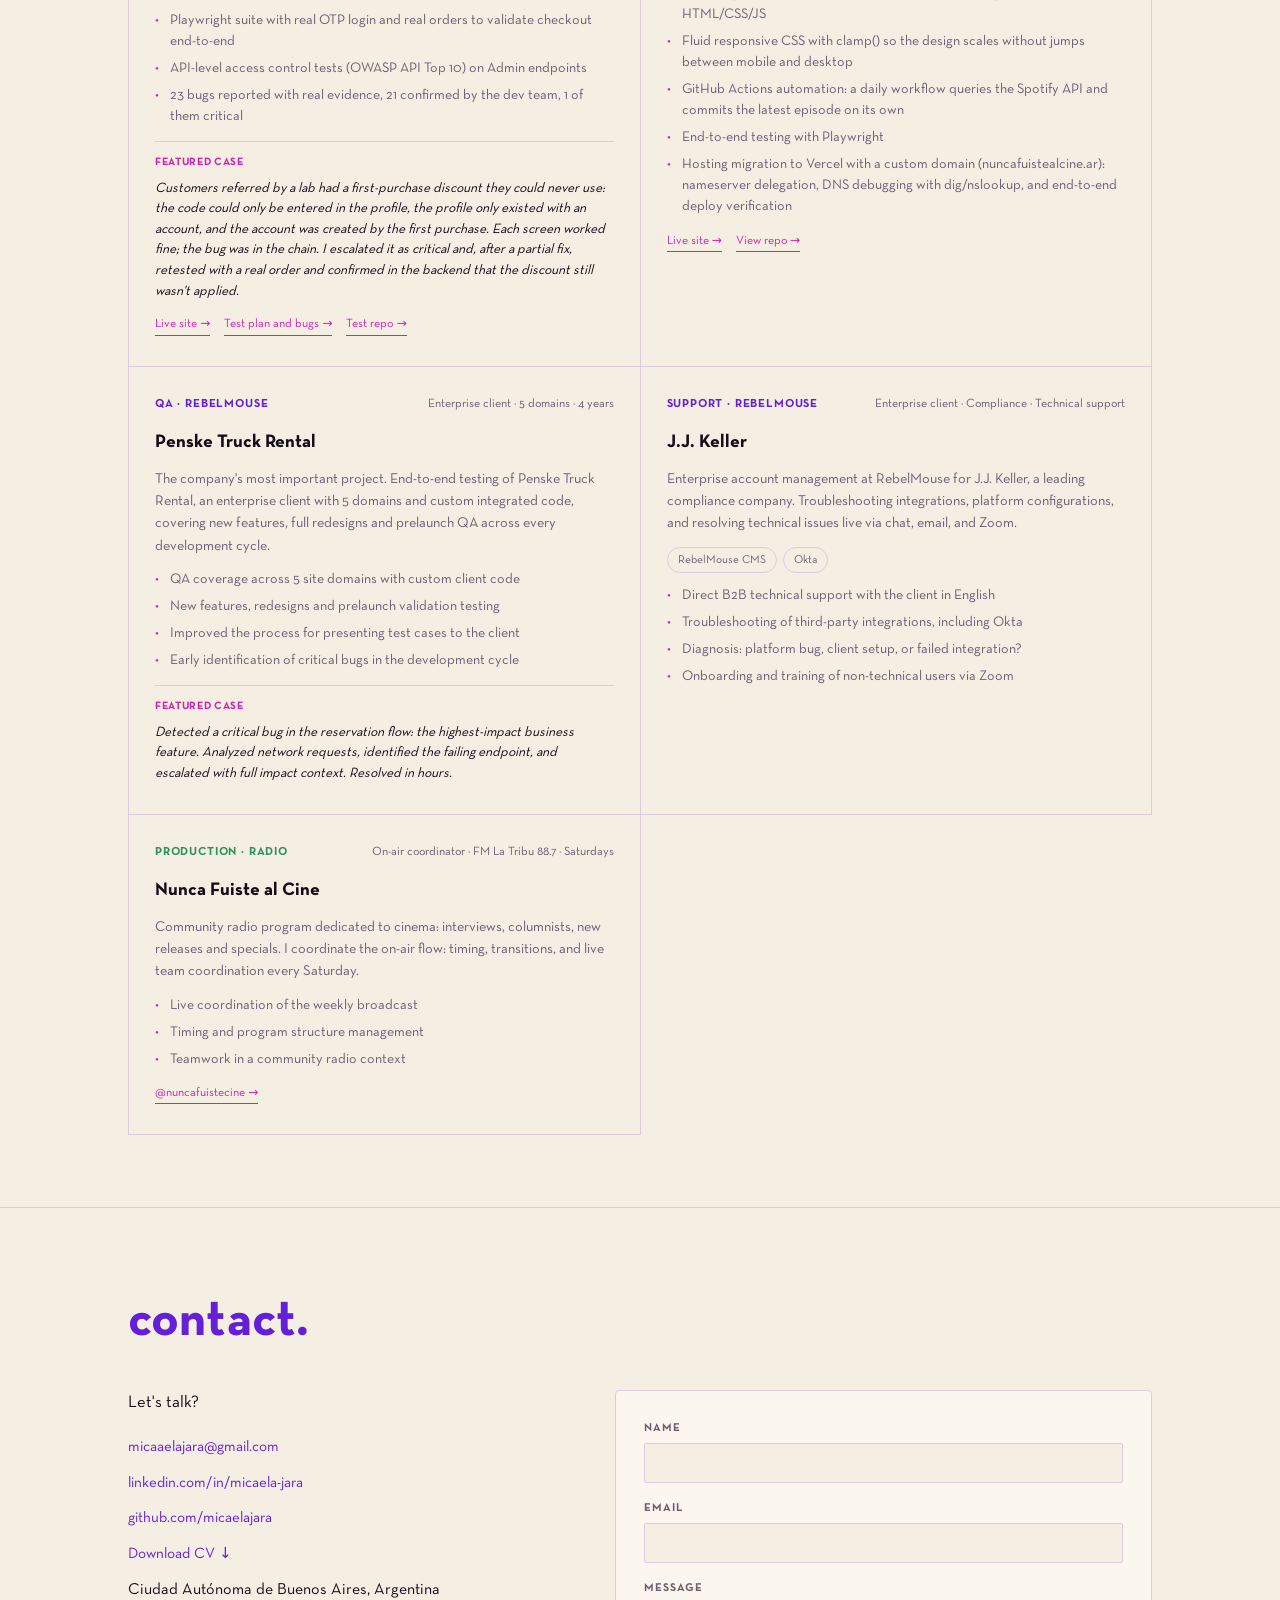
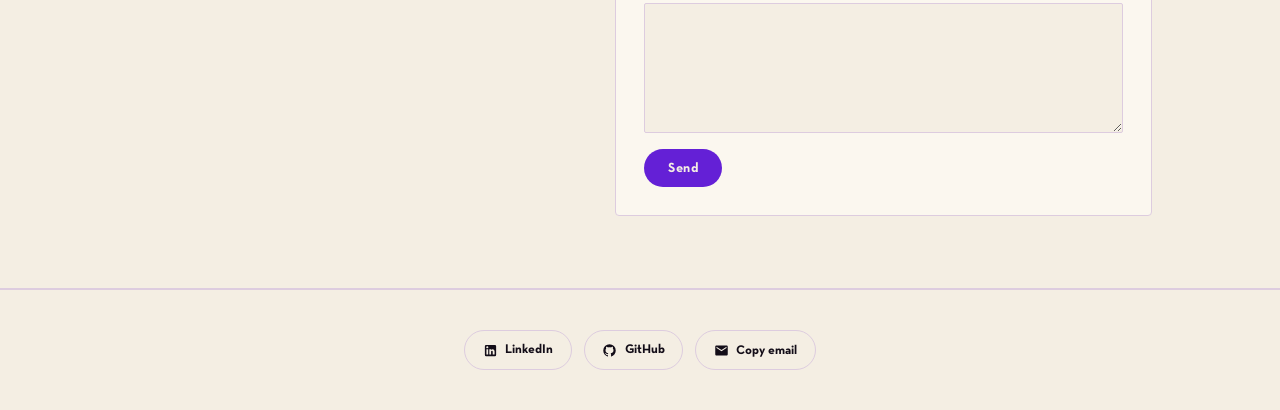
<file: experiencia.html>
<!doctype html>
<html lang="es">
  <head>
    <meta charset="UTF-8" />
    <title>Redirigiendo… · Micaela Jara</title>
    <meta http-equiv="refresh" content="0; url=/experiencia/" />
    <link rel="canonical" href="https://micaelajara.github.io/experiencia/" />
    <script>
      location.replace("/experiencia/");
    </script>
  </head>
  <body>
    <p>
      Esta página se movió. Si no fuiste redirigido automáticamente,
      <a href="/experiencia/">hacé clic acá</a>.
    </p>
  </body>
</html>
</file>
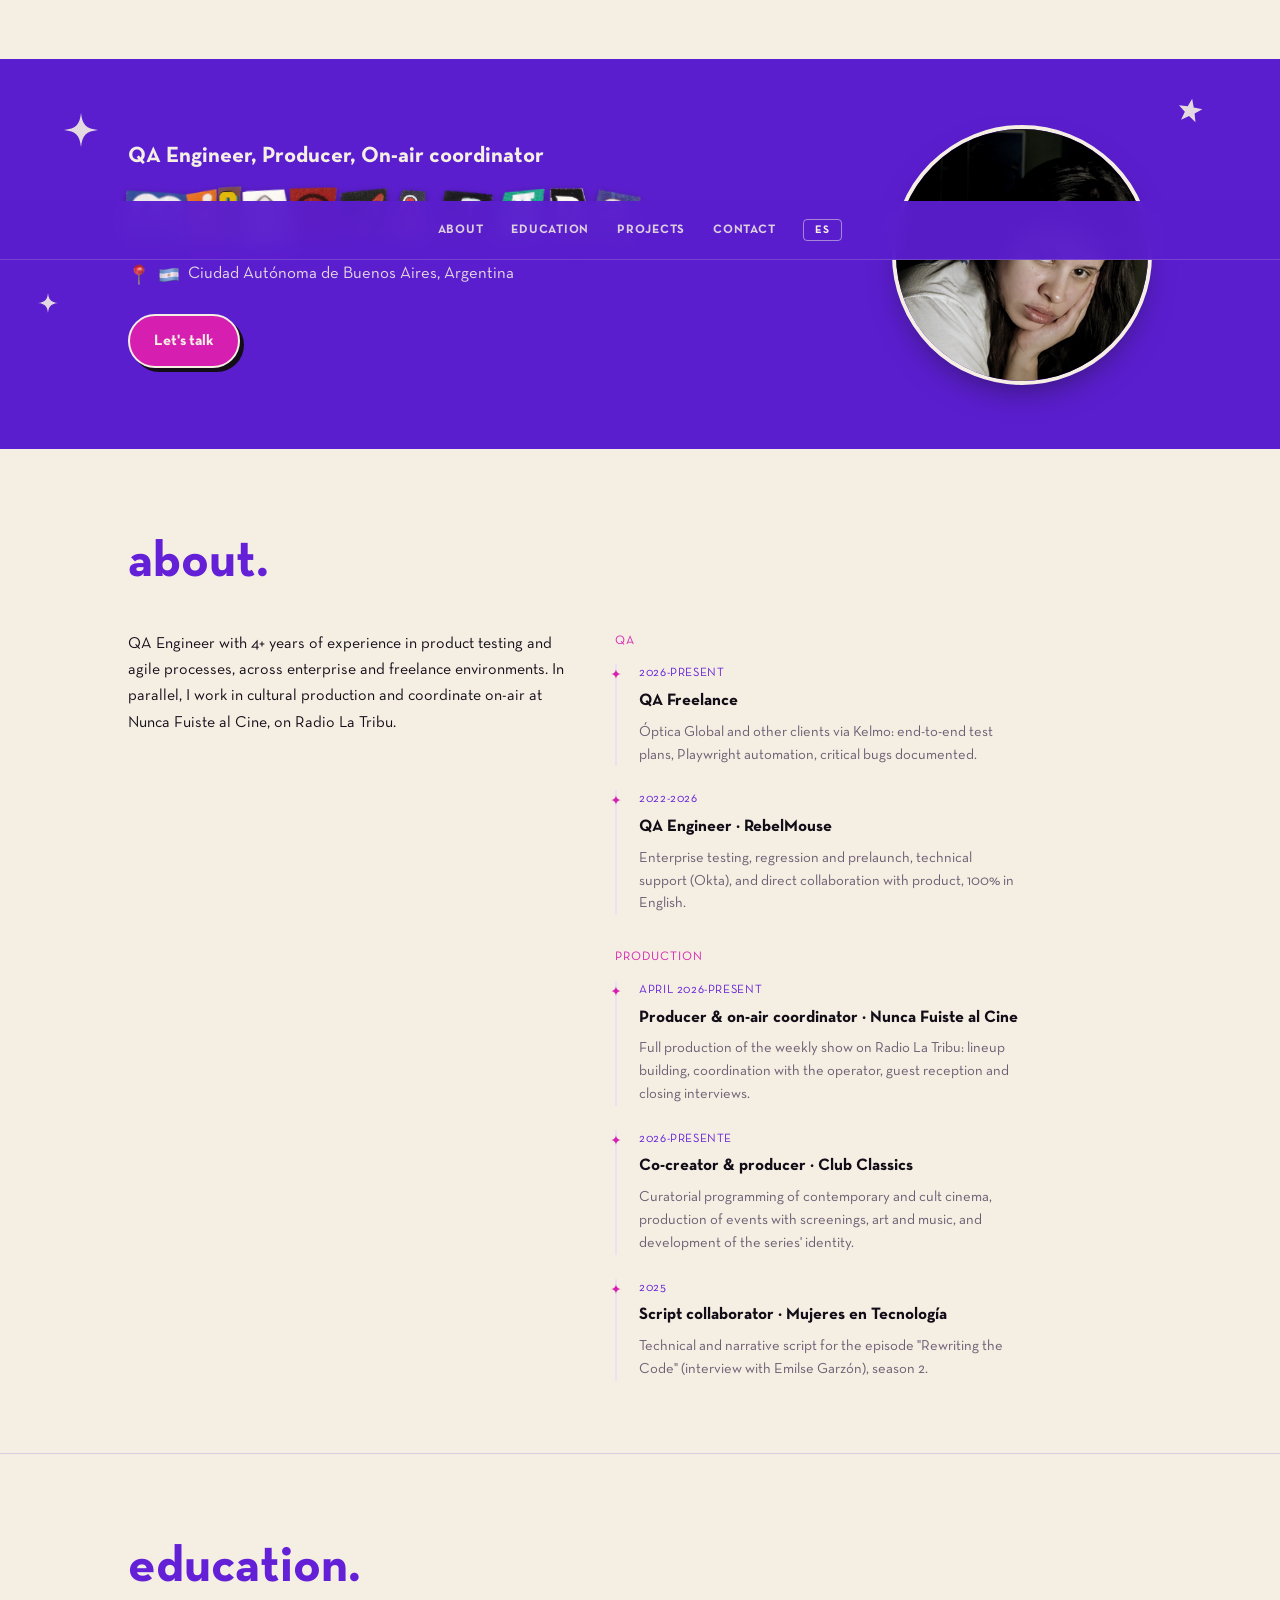
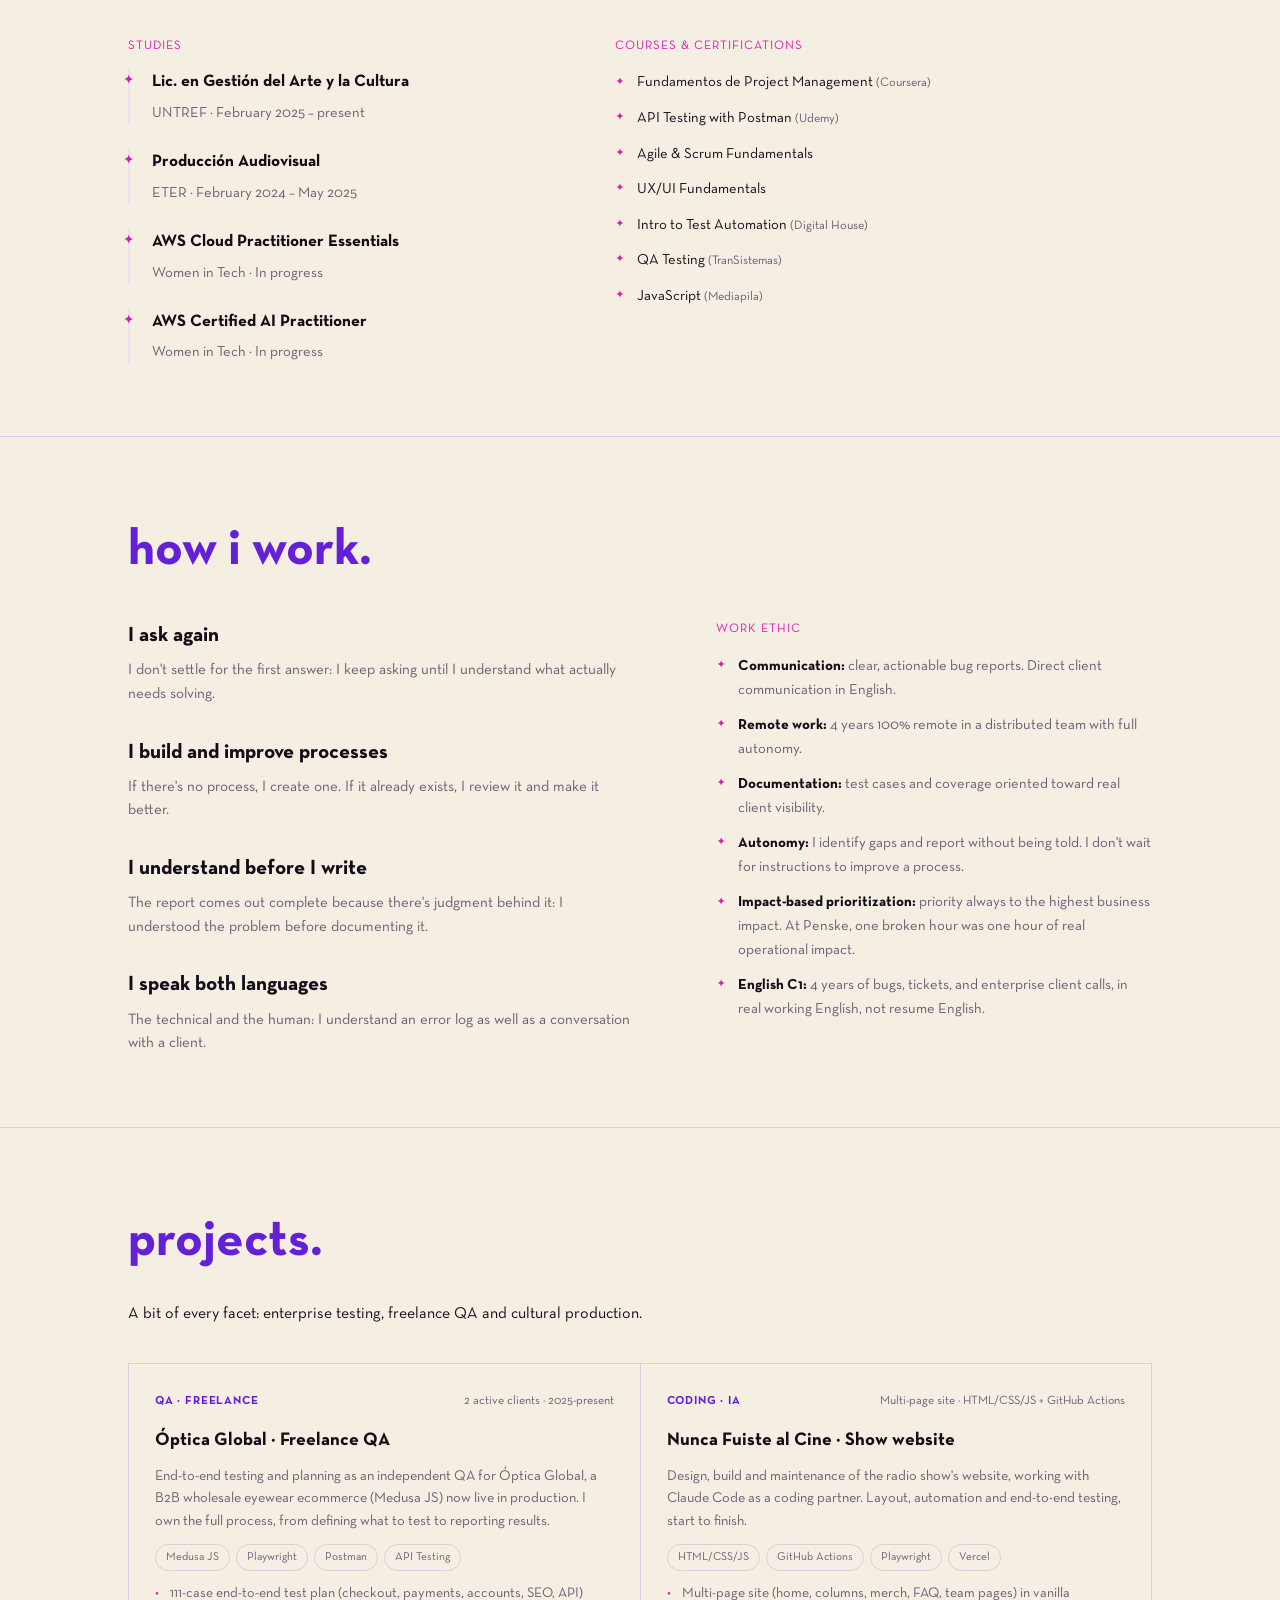
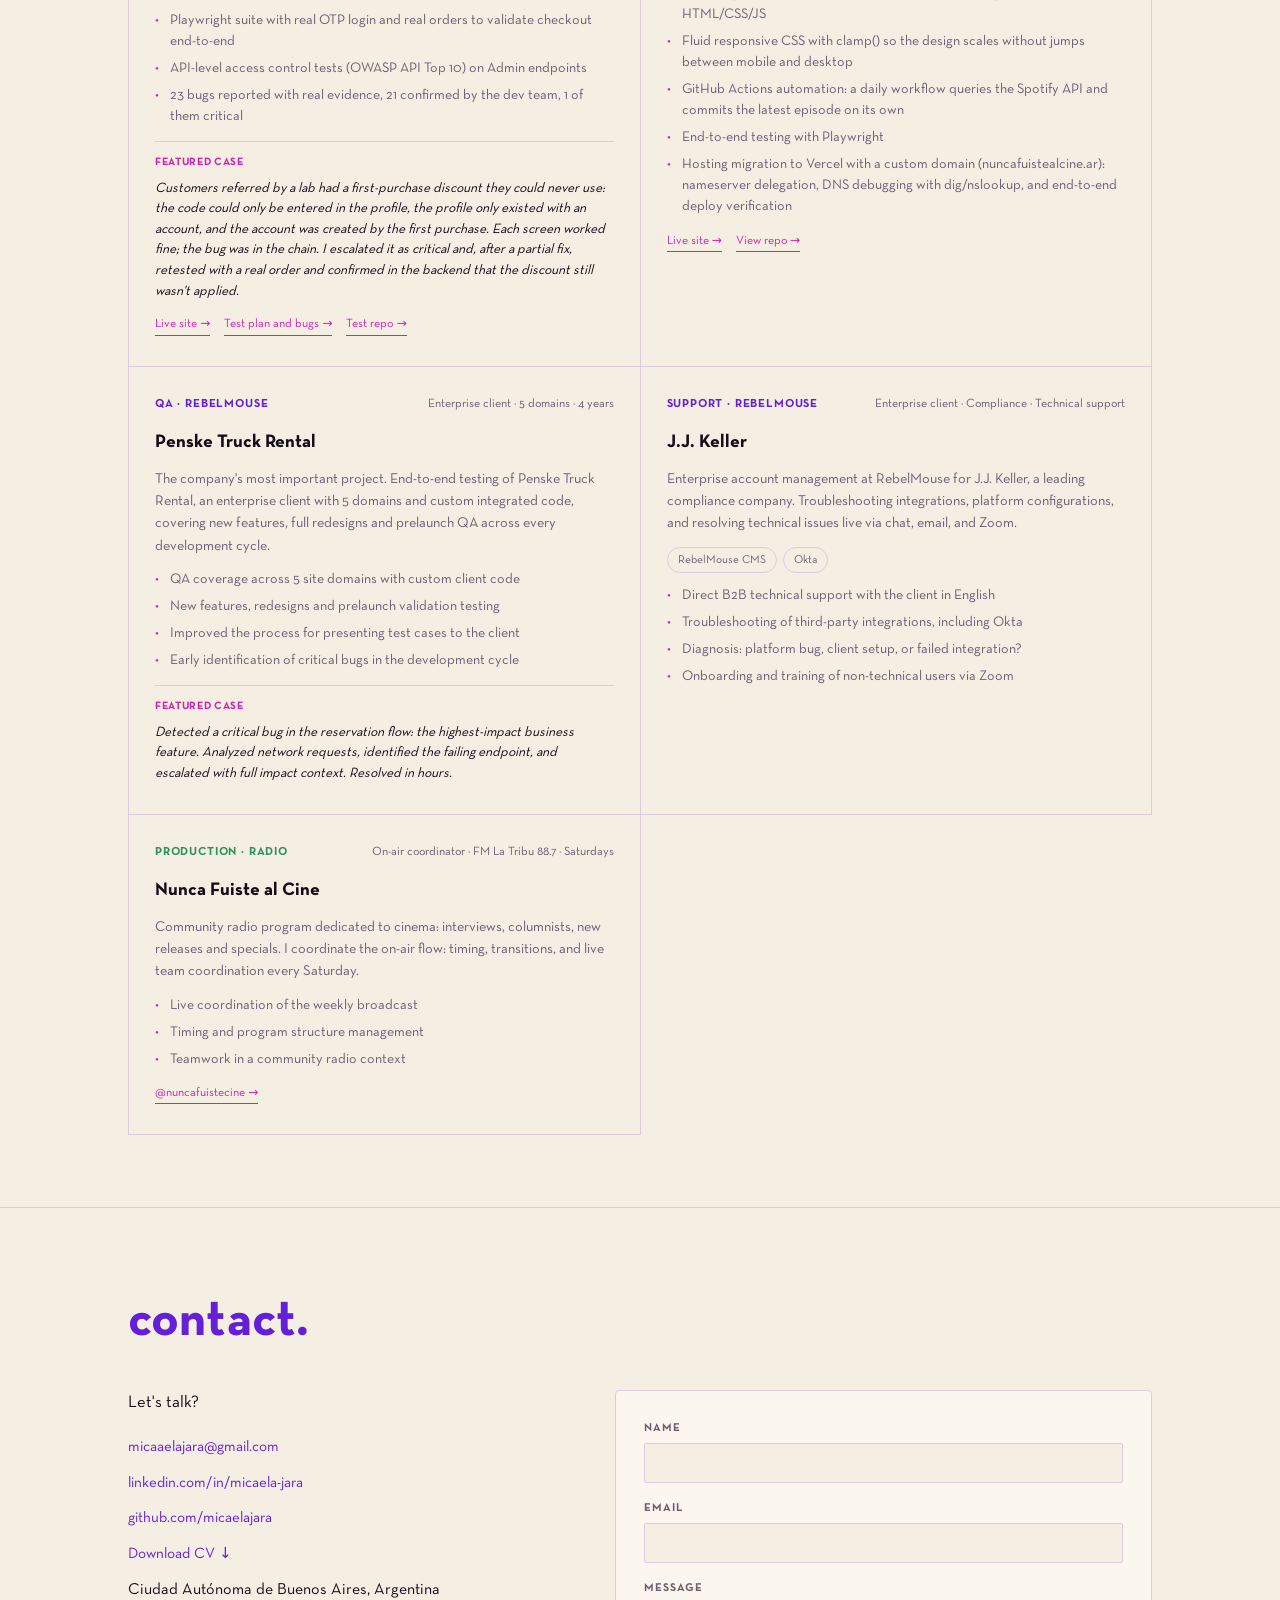
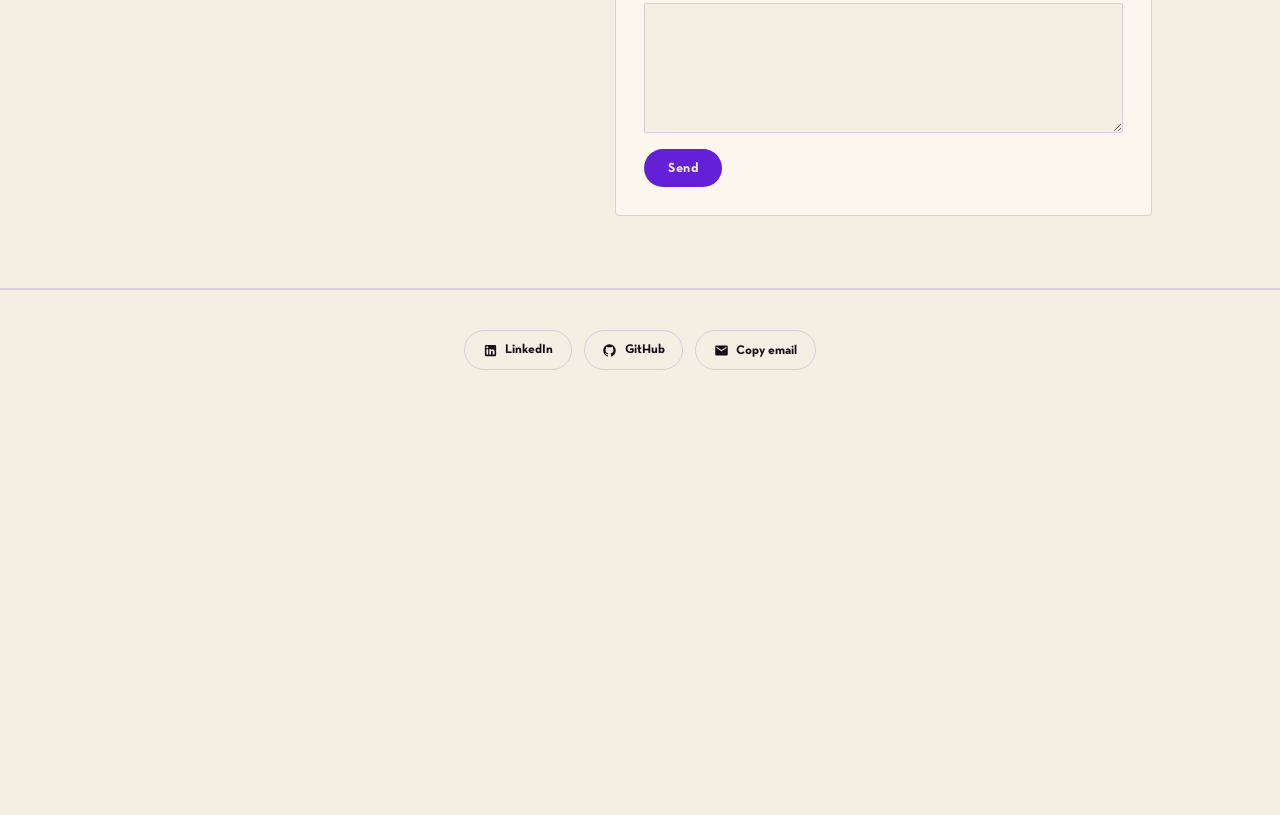
<file: proyectos.html>
<!doctype html>
<html lang="es">
  <head>
    <meta charset="UTF-8" />
    <title>Redirigiendo… · Micaela Jara</title>
    <meta http-equiv="refresh" content="0; url=/proyectos/" />
    <link rel="canonical" href="https://micaelajara.github.io/proyectos/" />
    <script>
      location.replace("/proyectos/");
    </script>
  </head>
  <body>
    <p>
      Esta página se movió. Si no fuiste redirigido automáticamente,
      <a href="/proyectos/">hacé clic acá</a>.
    </p>
  </body>
</html>
</file>
<file: styles.css>
@font-face {
  font-family: "Neutraface Text";
  src: url("fonts/neutraface-text-book.otf") format("opentype");
  font-weight: 400;
  font-style: normal;
  font-display: swap;
}
@font-face {
  font-family: "Neutraface Text";
  src: url("fonts/neutraface-text-demi.otf") format("opentype");
  font-weight: 600;
  font-style: normal;
  font-display: swap;
}
@font-face {
  font-family: "Neutraface Text";
  src: url("fonts/neutraface-text-bold.otf") format("opentype");
  font-weight: 700;
  font-style: normal;
  font-display: swap;
}

* { box-sizing: border-box; margin: 0; padding: 0; }

:root {
  --ground: #f4eee3;
  --paper: #fbf7ef;
  --ink: #130d18;
  --ink-muted: #6d5d72;
  --accent: #6420d6;
  --accent-soft: #ece1f2;
  --border: #ddccdf;
  --pop: #d61fb0;
  --violet: #5b1ecf;
  --cream: #f4eee3;

  --font-display: "Neutraface Text", system-ui, sans-serif;
  --font-body: "Neutraface Text", system-ui, sans-serif;

  /* aliases so legacy production chrome (nav/form/footer/cursor) keeps working */
  --bg: var(--ground);
  --bg-card: var(--paper);
  --text: var(--ink);
  --text-muted: var(--ink-muted);
  --accent-light: var(--accent-soft);
  --display: var(--font-display);
  --sans: var(--font-body);
}

html { scroll-behavior: smooth; }

body {
  font-family: var(--font-body);
  background: var(--ground);
  color: var(--ink);
  line-height: 1.6;
}

img { max-width: 100%; display: block; }
a { color: inherit; }

.container {
  max-width: 1080px;
  margin: 0 auto;
  padding: 0 28px;
}

@media (max-width: 600px) {
  .container { padding: 0 18px; }
}

/* ---------- NAV ---------- */

nav {
  position: sticky;
  top: 0;
  z-index: 100;
  background: rgba(91, 30, 207, 0.96);
  backdrop-filter: blur(10px);
  border-bottom: 1px solid rgba(244, 238, 227, 0.18);
  padding: 1rem 2rem;
  display: flex;
  justify-content: center;
  align-items: center;
  gap: 1.75rem;
}

.nav-links {
  display: flex;
  gap: 1.75rem;
  list-style: none;
  align-items: center;
}
.nav-links a {
  font-family: var(--font-display);
  font-size: 0.78rem;
  font-weight: 700;
  letter-spacing: 0.06em;
  text-transform: uppercase;
  color: var(--cream);
  opacity: 0.85;
  text-decoration: none;
  transition: opacity 0.2s;
}
.nav-links a:hover { opacity: 1; }

.lang-toggle {
  font-family: var(--font-display);
  font-size: 0.7rem;
  font-weight: 700;
  letter-spacing: 0.08em;
  text-transform: uppercase;
  background: none;
  border: 1.5px solid rgba(244, 238, 227, 0.5);
  color: var(--cream);
  padding: 0.28rem 0.7rem;
  cursor: pointer;
  border-radius: 4px;
  transition: all 0.2s;
}
.lang-toggle:hover {
  border-color: var(--cream);
}

.lang-en { display: none; }
body.en .lang-es { display: none; }
body.en .lang-en { display: inline; }

/* HAMBURGER */
.hamburger {
  display: none;
  flex-direction: column;
  gap: 5px;
  background: none;
  border: none;
  cursor: pointer;
  padding: 4px;
}
.hamburger span {
  display: block;
  width: 22px;
  height: 2px;
  background: var(--cream);
  border-radius: 2px;
  transition: all 0.25s;
}
.hamburger.open span:nth-child(1) { transform: translateY(7px) rotate(45deg); }
.hamburger.open span:nth-child(2) { opacity: 0; }
.hamburger.open span:nth-child(3) { transform: translateY(-7px) rotate(-45deg); }

@media (max-width: 640px) {
  nav { justify-content: space-between; }
  .hamburger { display: flex; }
  .nav-links {
    display: none;
    flex-direction: column;
    gap: 0;
    position: absolute;
    top: 100%;
    left: 0;
    right: 0;
    background: var(--paper);
    border-bottom: 1px solid var(--border);
    padding: 0.5rem 0;
    z-index: 200;
  }
  .nav-links.open { display: flex; }
  .nav-links li { width: 100%; }
  .nav-links a {
    display: block;
    padding: 0.75rem 2rem;
    font-size: 0.82rem;
    color: var(--ink);
    opacity: 1;
  }
}

/* ---------- HERO ---------- */

.hero {
  background: var(--violet);
  position: relative;
  overflow: hidden;
  padding: 10px 0 64px;
}

.hero-deco {
  position: absolute;
  fill: var(--cream);
  opacity: 0.9;
  pointer-events: none;
}

@media (max-width: 760px) {
  .hero-deco { display: none; }
}

.hero-inner {
  max-width: 1080px;
  margin: 0 auto;
  padding: 56px 28px 0;
  display: grid;
  grid-template-columns: 1.2fr 0.8fr;
  gap: 32px;
  align-items: center;
  position: relative;
  z-index: 1;
}

@media (max-width: 760px) {
  .hero-inner { grid-template-columns: 1fr; text-align: center; }
}

.cutout-title {
  display: flex;
  flex-wrap: wrap;
  gap: 8px;
  margin: 0 0 18px;
}

@media (max-width: 760px) {
  .cutout-title { justify-content: center; }
}

.cutout-word {
  display: flex;
  flex-wrap: nowrap;
  gap: 2px;
}

.cutout-letter {
  display: block;
  height: clamp(32px, 5.2vw, 54px);
  width: auto;
  margin: 0 -0.1em;
  filter: drop-shadow(0 3px 4px rgba(19, 13, 24, 0.45));
}

.hero-fact {
  margin: 0 0 18px;
  font-weight: 700;
  font-size: clamp(1.1rem, 2.2vw, 1.4rem);
  line-height: 1.35;
  color: var(--cream);
}

.hero-location {
  display: flex;
  align-items: center;
  gap: 8px;
  margin: 0 0 26px;
  font-family: var(--font-display);
  font-size: 1.05rem;
  color: var(--cream);
  opacity: 0.9;
}

@media (max-width: 760px) {
  .hero-location { display: block; text-align: center; }
  .hero-location .hero-icon { display: inline-block; vertical-align: -4px; margin-right: 4px; }
}

.hero-icon { width: 22px; height: 22px; object-fit: contain; }

.hero-cta {
  display: inline-flex;
  align-items: center;
  gap: 8px;
  background: var(--pop);
  color: var(--cream);
  font-family: var(--font-display);
  font-weight: 700;
  font-size: 0.95rem;
  text-decoration: none;
  padding: 13px 24px;
  border-radius: 999px;
  border: 2px solid var(--cream);
  box-shadow: 4px 4px 0 0 var(--ink);
  transition: transform 0.15s ease, box-shadow 0.15s ease, background 0.15s ease;
}
.hero-cta:hover {
  transform: translate(-2px, -2px);
  box-shadow: 6px 6px 0 0 var(--ink);
  background: #f02fb0;
}

.hero-photo-col {
  display: flex;
  flex-direction: column;
  align-items: center;
  gap: 16px;
  justify-self: end;
}
@media (max-width: 760px) {
  .hero-photo-col { justify-self: center; }
}

.hero-photo-wrap {
  width: clamp(180px, 26vw, 260px);
  aspect-ratio: 1;
  border-radius: 50%;
  overflow: hidden;
  border: 4px solid var(--cream);
  box-shadow: 0 14px 30px -10px rgba(19, 13, 24, 0.5);
}
.hero-photo {
  width: 100%;
  height: 100%;
  object-fit: cover;
  filter: grayscale(0.5) contrast(1.05);
}

/* ---------- SECTIONS (shared) ---------- */

section.block {
  padding: 72px 0;
  border-bottom: 1px solid var(--border);
}

.sec-label {
  font-family: var(--font-display);
  font-weight: 700;
  font-size: clamp(2.2rem, 6vw, 3.2rem);
  color: var(--accent);
  margin: 0 0 28px;
  text-transform: lowercase;
}

.sec-body {
  display: grid;
  grid-template-columns: 0.9fr 1.1fr;
  gap: 48px;
}
@media (max-width: 760px) {
  .sec-body { grid-template-columns: 1fr; gap: 28px; }
}

.sec-lead p {
  font-size: 1rem;
  line-height: 1.65;
  color: var(--ink);
  margin: 0;
  max-width: 46ch;
}

/* ---------- ABOUT / TIMELINE ---------- */

.timeline-groups {
  display: flex;
  flex-direction: column;
  gap: 32px;
}

.timeline-group-label {
  font-family: var(--font-display);
  font-weight: 500;
  font-size: 0.78rem;
  letter-spacing: 0.08em;
  text-transform: uppercase;
  color: var(--pop);
  margin: 0 0 14px;
}

.timeline {
  list-style: none;
  margin: 0;
  padding: 0;
  display: flex;
  flex-direction: column;
  gap: 24px;
}
.timeline li {
  padding-left: 22px;
  border-left: 2px solid var(--accent-soft);
  position: relative;
}
.timeline li::before {
  content: "✦";
  position: absolute;
  left: -7px;
  top: 1px;
  font-size: 0.85rem;
  color: var(--pop);
}
.timeline-date {
  display: block;
  font-family: var(--font-display);
  font-size: 0.76rem;
  letter-spacing: 0.05em;
  text-transform: uppercase;
  color: var(--accent);
  margin-bottom: 4px;
}
.timeline-title {
  display: block;
  font-family: var(--font-display);
  font-weight: 700;
  font-size: 1.05rem;
  margin-bottom: 6px;
}
.timeline p {
  margin: 0;
  font-size: 0.92rem;
  line-height: 1.55;
  color: var(--ink-muted);
  max-width: 42ch;
}

/* ---------- FORMACIÓN / APPROACH / WORK ETHIC ---------- */

.approach-body {
  display: grid;
  grid-template-columns: 1.1fr 0.9fr;
  gap: 56px;
}
@media (max-width: 800px) {
  .approach-body { grid-template-columns: 1fr; gap: 40px; }
}

.approach-list {
  display: flex;
  flex-direction: column;
  gap: 30px;
}
.approach-item h3 {
  font-family: var(--font-display);
  font-weight: 700;
  font-size: 1.3rem;
  margin: 0 0 6px;
  color: var(--ink);
}
.approach-item p {
  margin: 0;
  font-size: 0.95rem;
  line-height: 1.55;
  color: var(--ink-muted);
  max-width: 56ch;
}

.ethic-label {
  font-family: var(--font-display);
  font-weight: 500;
  font-size: 0.78rem;
  letter-spacing: 0.08em;
  text-transform: uppercase;
  color: var(--pop);
  margin: 0 0 16px;
}

.ethic-list {
  list-style: none;
  margin: 0;
  padding: 0;
  max-width: 68ch;
  display: flex;
  flex-direction: column;
  gap: 12px;
}
.ethic-list li {
  position: relative;
  padding-left: 22px;
  font-size: 0.92rem;
  line-height: 1.6;
  color: var(--ink-muted);
}
.ethic-list li::before {
  content: "✦";
  position: absolute;
  left: 0;
  top: 0.1em;
  color: var(--pop);
  font-size: 0.75em;
}
.ethic-list strong { color: var(--ink); font-weight: 700; }
.ethic-list--plain li { color: var(--ink); }
.ethic-issuer { color: var(--ink-muted); font-size: 0.85em; }

/* ---------- WORK GRID ---------- */

.work-intro { margin: -8px 0 36px; max-width: 60ch; }
.work-intro p { font-size: 1rem; line-height: 1.6; margin: 0; color: var(--ink); }

.work-grid {
  display: grid;
  grid-template-columns: 1fr 1fr;
  border-top: 1px solid var(--border);
  border-left: 1px solid var(--border);
}
@media (max-width: 700px) {
  .work-grid { grid-template-columns: 1fr; }
  .work-card { border-right: none !important; }
}

.work-card {
  border-right: 1px solid var(--border);
  border-bottom: 1px solid var(--border);
  padding: 28px 26px 30px;
  display: flex;
  flex-direction: column;
  gap: 10px;
}
.work-card-top {
  display: flex;
  justify-content: space-between;
  align-items: flex-start;
  gap: 10px;
  flex-wrap: wrap;
}
.work-tag {
  display: inline-block;
  align-self: flex-start;
  font-family: var(--font-display);
  font-weight: 700;
  font-size: 0.74rem;
  letter-spacing: 0.07em;
  text-transform: uppercase;
  color: var(--accent);
}
.work-tag.is-production { color: #2f8f5b; }
.work-meta {
  font-family: var(--font-display);
  font-size: 0.76rem;
  color: var(--ink-muted);
  text-align: right;
}
.work-card h3 {
  font-family: var(--font-display);
  font-weight: 700;
  font-size: 1.15rem;
  margin: 4px 0 0;
}
.work-card p { font-size: 0.9rem; line-height: 1.55; color: var(--ink-muted); margin: 0; }

.work-stack { display: flex; flex-wrap: wrap; gap: 6px; margin: 2px 0 0; padding: 0; list-style: none; }
.work-stack li {
  font-family: var(--font-display);
  font-size: 0.72rem;
  color: var(--ink-muted);
  border: 1px solid var(--border);
  border-radius: 999px;
  padding: 3px 10px;
}

.work-bullets { list-style: none; margin: 2px 0 0; padding: 0; display: flex; flex-direction: column; gap: 6px; }
.work-bullets li { font-size: 0.88rem; line-height: 1.5; color: var(--ink-muted); padding-left: 15px; position: relative; }
.work-bullets li::before { content: "•"; position: absolute; left: 0; color: var(--pop); }

.work-case { border-top: 1px solid var(--border); padding-top: 12px; margin-top: 4px; }
.work-case-label {
  display: block;
  font-family: var(--font-display);
  font-weight: 700;
  font-size: 0.68rem;
  letter-spacing: 0.06em;
  text-transform: uppercase;
  color: var(--pop);
  margin-bottom: 6px;
}
.work-case p { margin: 0; font-style: italic; font-size: 0.86rem; line-height: 1.5; color: var(--ink); }

.work-links { display: flex; flex-wrap: wrap; gap: 14px; margin-top: 4px; }
.work-links a {
  font-family: var(--font-display);
  font-size: 0.76rem;
  color: var(--pop);
  text-decoration: none;
  border-bottom: 1px solid currentColor;
}

/* ---------- CONTACT ---------- */

.contact-block { border-bottom: none; }

.contact-grid {
  display: grid;
  grid-template-columns: 0.9fr 1.1fr;
  gap: 48px;
}
@media (max-width: 700px) {
  .contact-grid { grid-template-columns: 1fr; gap: 28px; }
}

.contact-body p { font-size: 1.05rem; line-height: 1.6; margin: 0 0 18px; }

.contact-links {
  list-style: none;
  margin: 0;
  padding: 0;
  display: flex;
  flex-direction: column;
  gap: 10px;
}
.contact-links a {
  font-family: var(--font-display);
  font-size: 0.95rem;
  text-decoration: none;
  color: var(--accent);
}
.contact-links a:hover { color: var(--pop); }

/* CONTACT FORM (kept from production, retokenized) */
.contact-form {
  display: flex;
  flex-direction: column;
  gap: 1rem;
  background: var(--paper);
  border: 1.5px solid var(--border);
  border-radius: 4px;
  padding: 1.75rem;
}
.form-group { display: flex; flex-direction: column; gap: 0.35rem; }
.form-label {
  font-size: 0.72rem;
  font-weight: 700;
  letter-spacing: 0.08em;
  text-transform: uppercase;
  color: var(--ink-muted);
}
.form-input, .form-textarea {
  width: 100%;
  padding: 0.75rem 1rem;
  border: 1.5px solid var(--border);
  border-radius: 2px;
  font-size: 0.9rem;
  font-family: var(--font-body);
  background: var(--ground);
  color: var(--ink);
  outline: none;
  transition: border-color 0.2s;
}
.form-input:focus, .form-textarea:focus { border-color: var(--accent); }
.form-textarea { resize: vertical; min-height: 130px; }
.form-submit {
  background: var(--accent);
  color: var(--cream);
  border: none;
  border-radius: 999px;
  padding: 0.75rem 1.5rem;
  font-size: 0.85rem;
  font-weight: 700;
  font-family: var(--font-display);
  letter-spacing: 0.04em;
  cursor: pointer;
  transition: background 0.2s;
  align-self: flex-start;
}
.form-submit:hover { background: var(--pop); }
.form-success {
  display: none;
  background: var(--accent-soft);
  border: 1px solid var(--accent);
  color: var(--ink);
  padding: 0.85rem 1rem;
  border-radius: 2px;
  font-size: 0.87rem;
}

/* ---------- FOOTER / SOCIAL / SCROLL-TOP / TOAST (kept from production) ---------- */

footer { border-top: 1px solid var(--border); padding: 2.5rem 2rem; text-align: center; }

.footer-socials { display: flex; justify-content: center; gap: 0.75rem; flex-wrap: wrap; }
.social-btn {
  display: inline-flex;
  align-items: center;
  gap: 0.45rem;
  padding: 0.55rem 1.1rem;
  border-radius: 999px;
  border: 1.5px solid var(--border);
  font-size: 0.8rem;
  font-weight: 700;
  font-family: var(--font-display);
  color: var(--ink);
  text-decoration: none;
  background: transparent;
  transition: all 0.22s;
  position: relative;
  overflow: hidden;
}
.social-btn::before {
  content: "";
  position: absolute;
  inset: 0;
  background: var(--accent);
  transform: scaleX(0);
  transform-origin: left;
  transition: transform 0.22s ease;
  z-index: 0;
}
.social-btn:hover::before { transform: scaleX(1); }
.social-btn:hover { color: var(--cream); border-color: var(--accent); }
.social-btn span { position: relative; z-index: 1; }
.social-btn svg { position: relative; z-index: 1; width: 15px; height: 15px; }

.scroll-top {
  position: fixed;
  bottom: 1.5rem;
  right: 1.5rem;
  width: 40px;
  height: 40px;
  border-radius: 999px;
  background: var(--pop);
  color: var(--cream);
  border: none;
  font-size: 1.1rem;
  cursor: pointer;
  display: flex;
  align-items: center;
  justify-content: center;
  opacity: 0;
  pointer-events: none;
  transition: opacity 0.3s, transform 0.3s;
  transform: translateY(8px);
  z-index: 300;
}
.scroll-top.visible { opacity: 1; pointer-events: auto; transform: translateY(0); }
.scroll-top:hover { background: var(--accent); }

.copy-toast {
  position: fixed;
  bottom: 4.5rem;
  right: 1.5rem;
  background: var(--ink);
  color: var(--cream);
  font-size: 0.75rem;
  padding: 0.4rem 0.85rem;
  border-radius: 4px;
  opacity: 0;
  pointer-events: none;
  transition: opacity 0.3s;
  z-index: 300;
}
.copy-toast.show { opacity: 1; }

/* CUSTOM CURSOR */
@media (hover: hover) {
  * { cursor: none !important; }
  .cursor-dot {
    position: fixed;
    width: 14px;
    height: 14px;
    background: var(--ink);
    border-radius: 50%;
    pointer-events: none;
    z-index: 9999;
    transform: translate(-50%, -50%);
    opacity: 0;
    transition: opacity 0.2s, width 0.18s ease, height 0.18s ease;
  }
  .cursor-dot.visible { opacity: 0.75; }
  .cursor-dot.expanded { width: 36px; height: 36px; opacity: 0.12; }
}
</file>
